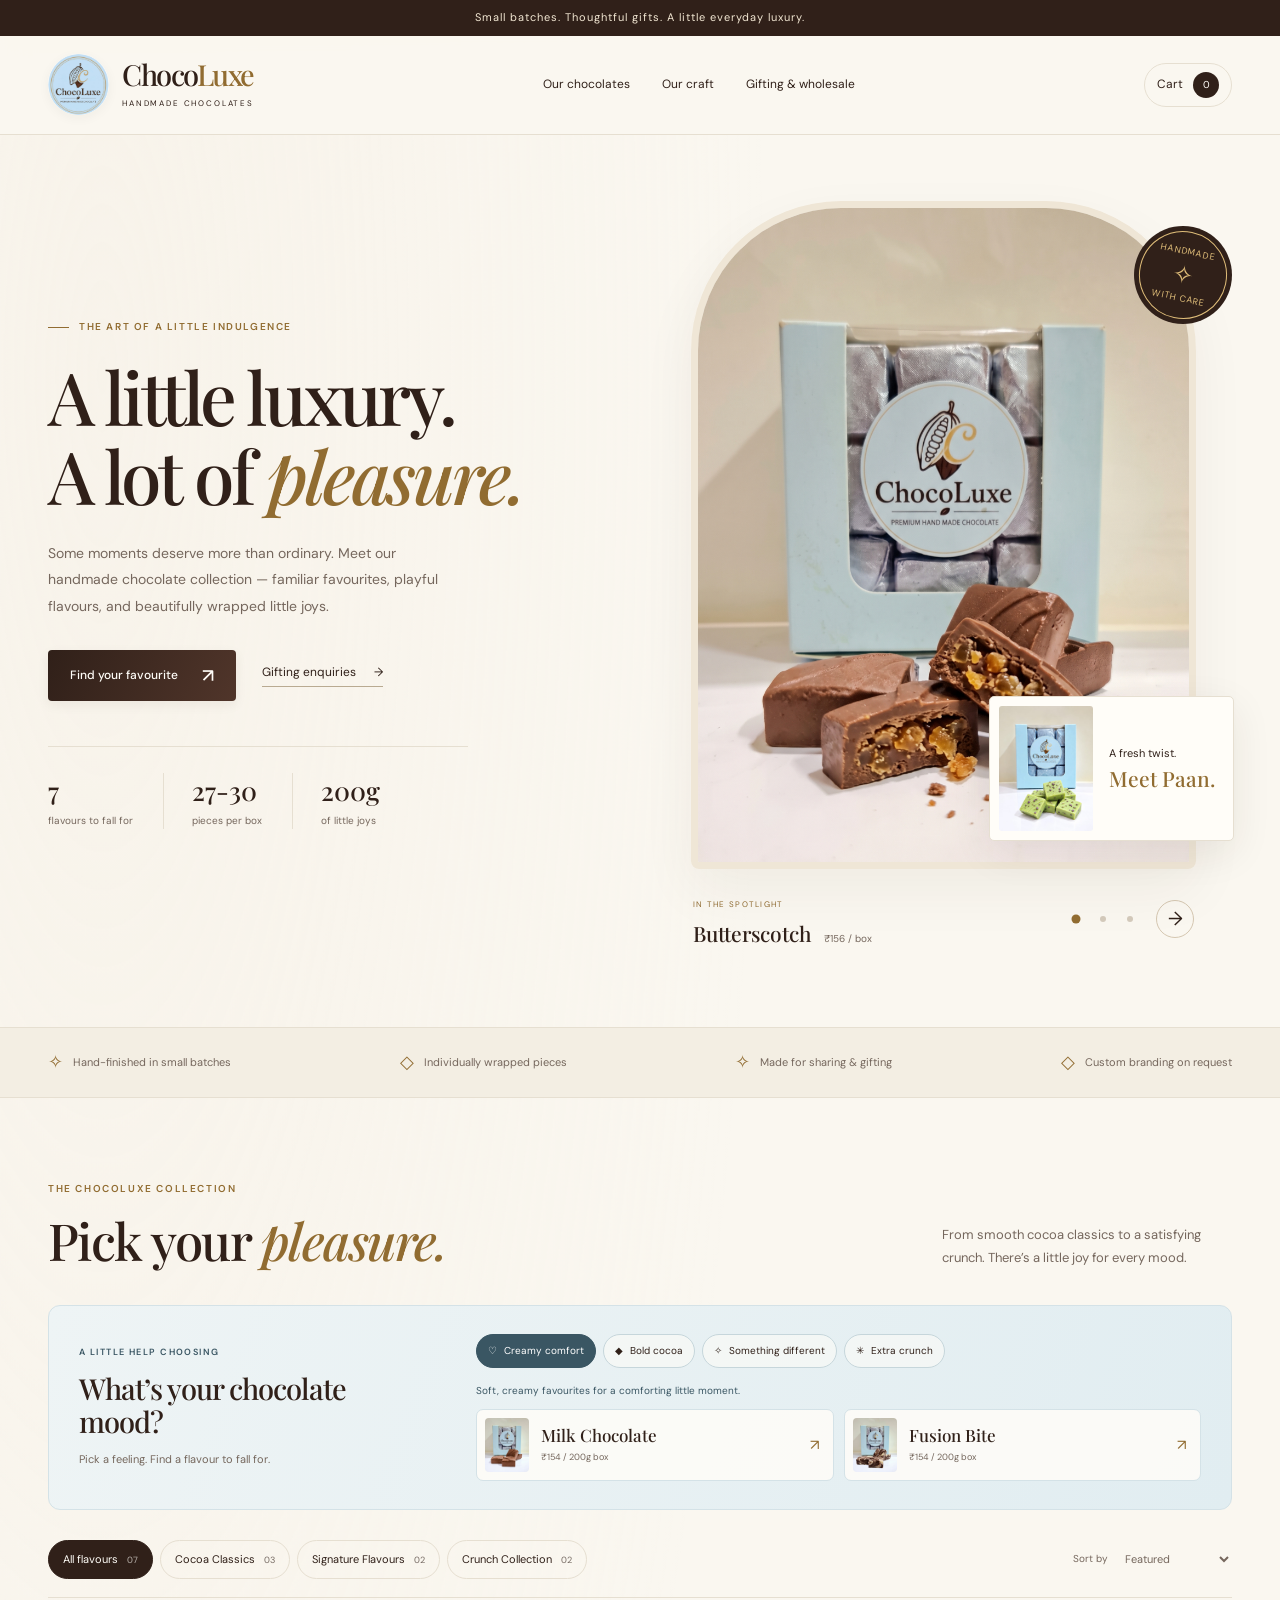
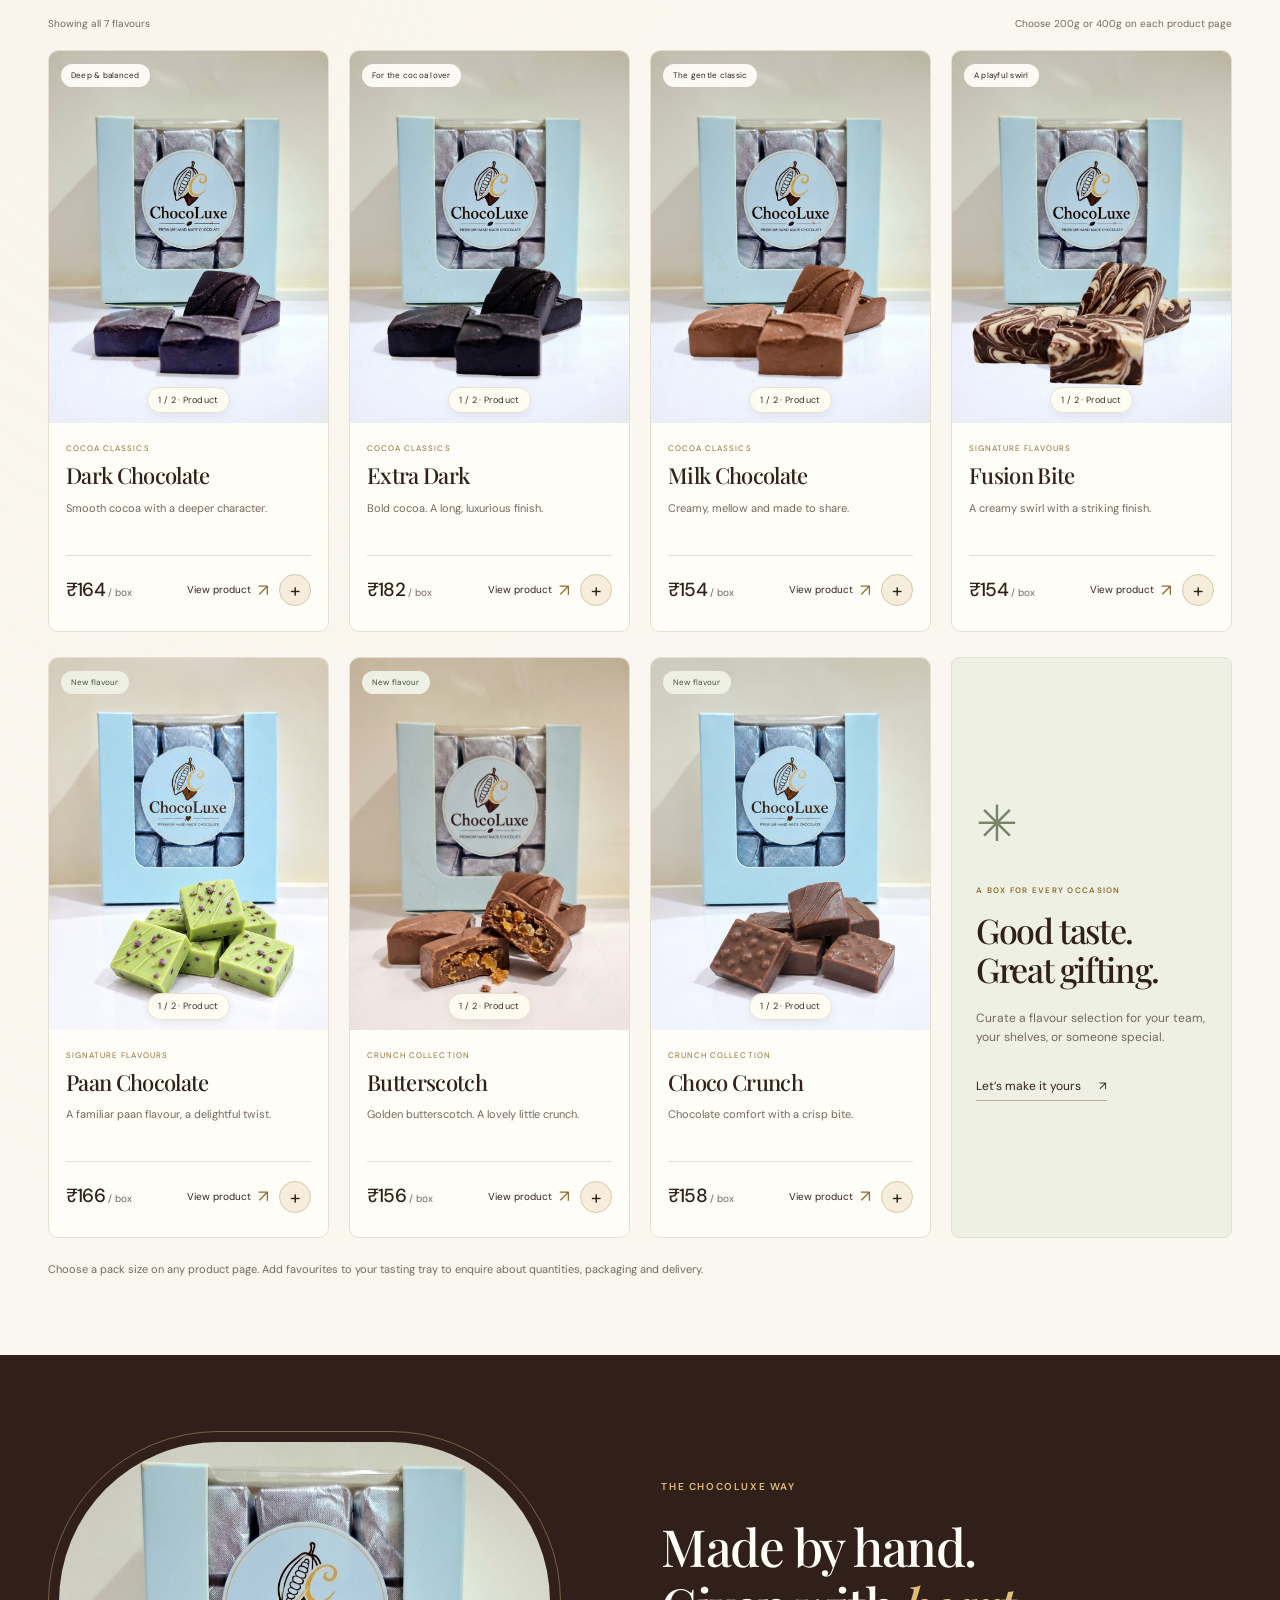
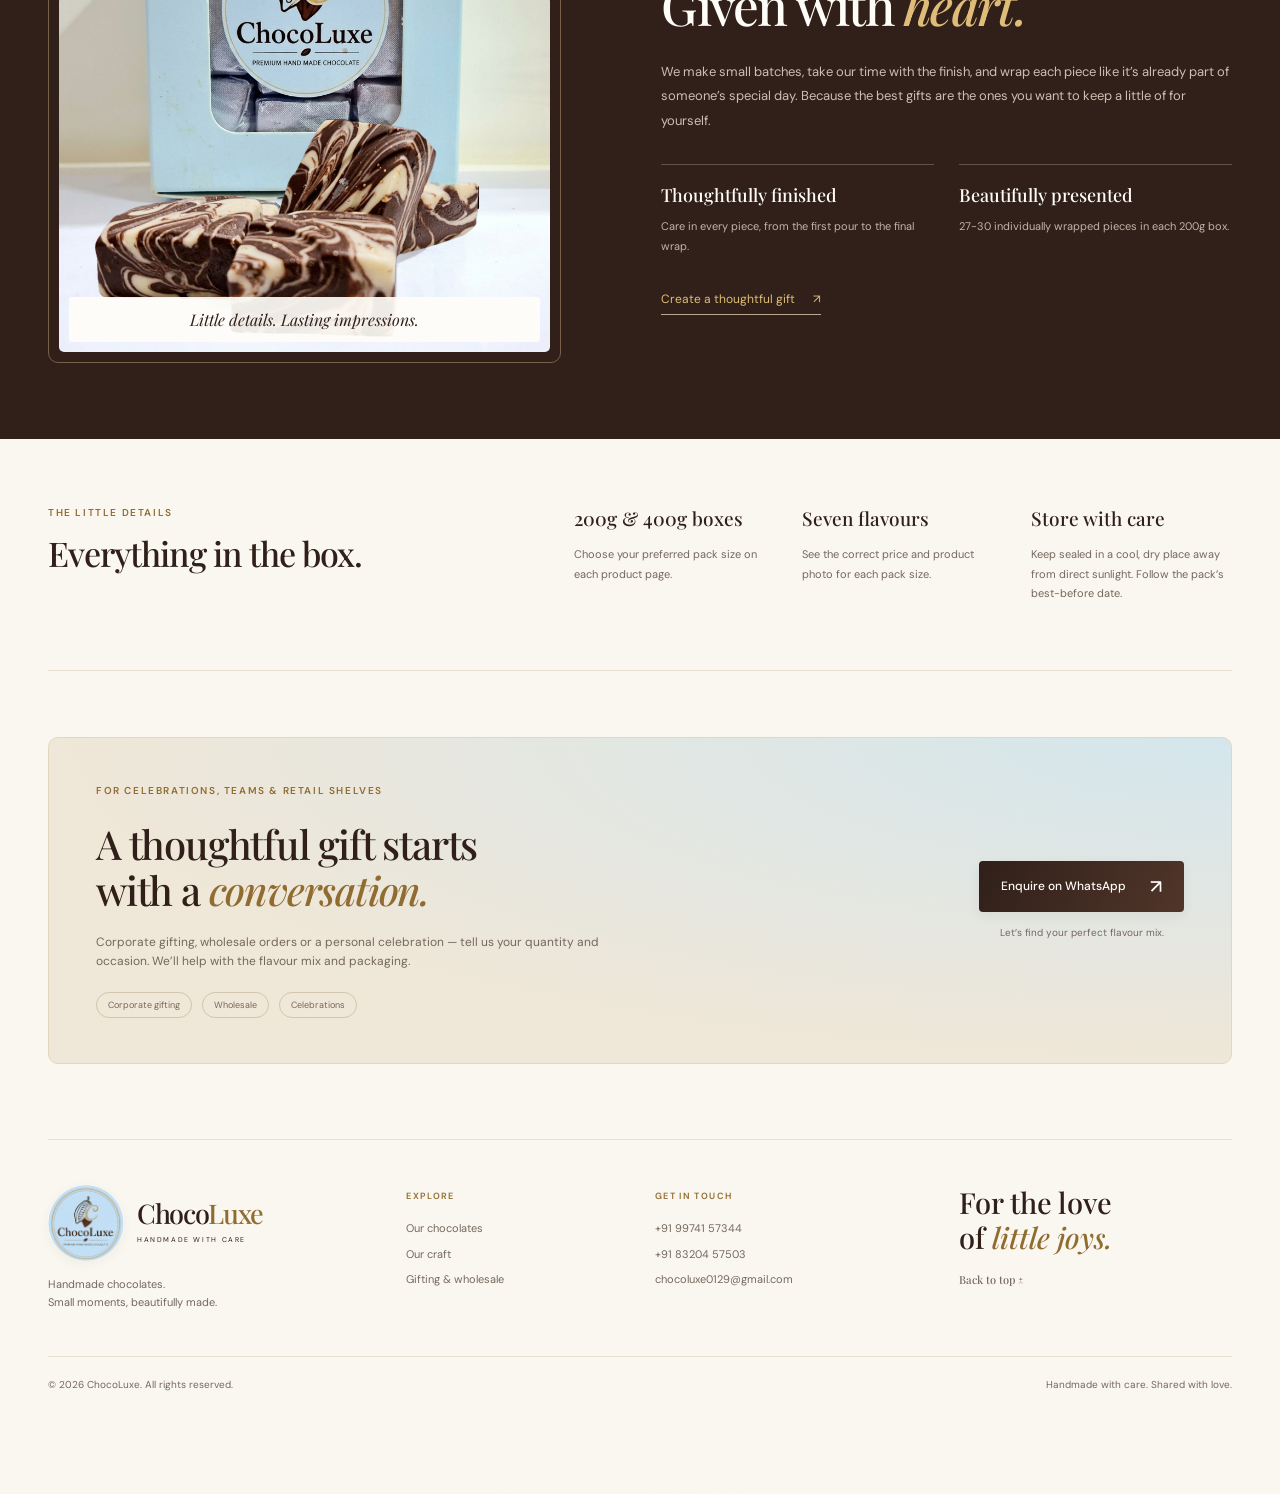
<file: index.html>
<!DOCTYPE html>
<html lang="en">
<head>
  <meta charset="UTF-8">
  <meta name="viewport" content="width=device-width, initial-scale=1">
  <meta name="theme-color" content="#27-302019">
  <link rel="icon" type="image/jpeg" href="IMG-20260826-WA0007.jpg">
  <meta name="description" content="Discover seven ChocoLuxe handmade chocolate flavours, from creamy milk and dark classics to Paan, Butterscotch and Choco Crunch. Explore wholesale boxes and gifting enquiries.">
  <title>ChocoLuxe | Seven flavours. A little everyday luxury.</title>
  <!-- Existing Google Ads account configuration. Enquiries are not recorded as purchases. -->
  <script async src="https://www.googletagmanager.com/gtag/js?id=AW-18479642680"></script>
  <script>
    window.dataLayer = window.dataLayer || [];
    function gtag(){dataLayer.push(arguments);}
    gtag('js', new Date());
    gtag('config', 'AW-18479642680');
  </script>
  <link rel="preconnect" href="https://fonts.googleapis.com">
  <link rel="preconnect" href="https://fonts.gstatic.com" crossorigin>
  <link href="https://fonts.googleapis.com/css2?family=DM+Sans:wght@400;500;600;700&family=Playfair+Display:ital,wght@0,500;0,600;1,500&display=swap" rel="stylesheet">
  <link rel="stylesheet" href="styles.css">
  <script src="app.js" defer></script>
</head>
<body>
  <a class="skip-link" href="#collection">Skip to the collection</a>
  <div class="announcement">Small batches. Thoughtful gifts. A little everyday luxury.</div>
  <header class="header" id="top">
    <div class="scroll-progress" aria-hidden="true"></div>
    <div class="shell header-inner">
      <a class="brand" href="#top" aria-label="ChocoLuxe home"><img class="brand-logo" src="IMG-20260826-WA0007.jpg" width="1254" height="1254" alt="" fetchpriority="high"><span>Choco<span class="brand-gold">Luxe</span><small>HANDMADE CHOCOLATES</small></span></a>
      <nav class="topnav" aria-label="Main navigation"><a href="#collection">Our chocolates</a><a href="#story">Our craft</a><a href="#order">Gifting &amp; wholesale</a></nav>
      <button class="header-tray" id="headerTray" type="button" aria-label="View your tasting tray">Cart <span id="headerCount">0</span></button>
    </div>
  </header>
  <main>
    <section class="hero shell" aria-labelledby="heroTitle">
      <div class="hero-content"><p class="eyebrow"><span></span> The art of a little indulgence</p><h1 id="heroTitle">A little luxury.<br>A lot of <em>pleasure.</em></h1><p class="hero-copy">Some moments deserve more than ordinary. Meet our handmade chocolate collection — familiar favourites, playful flavours, and beautifully wrapped little joys.</p><div class="hero-actions"><a class="button primary" href="#collection">Find your favourite <span aria-hidden="true">↗</span></a><a class="text-link" href="#order">Gifting enquiries <span aria-hidden="true">→</span></a></div><div class="hero-stats"><div><strong>7</strong><span>flavours to fall for</span></div><div><strong>27-30</strong><span>pieces per box</span></div><div><strong>200g</strong><span>of little joys</span></div></div></div>
      <div class="hero-visual"><div class="hero-photo"><button class="hero-photo-button" id="heroProduct" type="button" aria-label="Discover Butterscotch"><img id="heroImage" src="butterscoch.png" width="1792" height="2400" alt="ChocoLuxe butterscotch chocolate with golden crunchy pieces and its blue gift box" fetchpriority="high"></button></div><div class="hero-inset"><img src="pan.jpg" width="960" height="1280" alt="Green Paan chocolates with a ChocoLuxe gift box"><span>A fresh twist.<br><em>Meet Paan.</em></span></div><div class="seal" aria-label="Handmade, wrapped with care">Handmade<span>✧</span>with care</div>
      <div class="hero-showcase" hidden><div><span class="showcase-kicker">IN THE SPOTLIGHT</span><p><strong id="heroName">Butterscotch</strong><span id="heroPrice">₹156 / box</span></p></div><div class="showcase-controls"><div class="showcase-dots" role="group" aria-label="Choose spotlight flavour"><button type="button" data-slide="0" aria-label="Show Butterscotch" aria-pressed="true"></button><button type="button" data-slide="1" aria-label="Show Paan Chocolate" aria-pressed="false"></button><button type="button" data-slide="2" aria-label="Show Fusion Bite" aria-pressed="false"></button></div><button id="nextSpotlight" type="button" aria-label="Next spotlight flavour">→</button></div></div></div>
    </section>
    <div class="benefit-strip"><div class="shell benefits"><span><b aria-hidden="true">✧</b> Hand-finished in small batches</span><span><b aria-hidden="true">◇</b> Individually wrapped pieces</span><span><b aria-hidden="true">✧</b> Made for sharing &amp; gifting</span><span><b aria-hidden="true">◇</b> Custom branding on request</span></div></div>
    <section class="collection shell" id="collection" aria-labelledby="collectionTitle">
      <div class="section-head"><div><p class="eyebrow">The ChocoLuxe collection</p><h2 id="collectionTitle">Pick your <em>pleasure.</em></h2></div><p>From smooth cocoa classics to a satisfying crunch. There’s a little joy for every mood.</p></div>
      <div class="flavour-finder" id="flavourFinder" hidden>
        <div class="finder-intro"><p class="eyebrow">A little help choosing</p><h3>What’s your chocolate mood?</h3><p>Pick a feeling. Find a flavour to fall for.</p></div>
        <div class="finder-content"><div class="mood-options" role="group" aria-label="Choose your chocolate mood"><button type="button" data-mood="comfort" aria-pressed="true"><span aria-hidden="true">♡</span> Creamy comfort</button><button type="button" data-mood="bold" aria-pressed="false"><span aria-hidden="true">◆</span> Bold cocoa</button><button type="button" data-mood="adventure" aria-pressed="false"><span aria-hidden="true">✧</span> Something different</button><button type="button" data-mood="crunch" aria-pressed="false"><span aria-hidden="true">✳</span> Extra crunch</button></div><p class="finder-summary" id="finderSummary" role="status"></p><div class="finder-results" id="finderResults"></div></div>
      </div>
      <div class="collection-tools"><div class="filters" role="group" aria-label="Filter chocolates by collection"><button class="filter active" data-filter="all" aria-pressed="true" type="button">All flavours <span>07</span></button><button class="filter" data-filter="classic" aria-pressed="false" type="button">Cocoa Classics <span>03</span></button><button class="filter" data-filter="signature" aria-pressed="false" type="button">Signature Flavours <span>02</span></button><button class="filter" data-filter="crunch" aria-pressed="false" type="button">Crunch Collection <span>02</span></button></div><label class="sort-label">Sort by <select id="sortProducts"><option value="featured">Featured</option><option value="price-asc">Price: low to high</option><option value="price-desc">Price: high to low</option></select></label></div>
      <div class="collection-meta"><p id="resultCount" role="status">Showing all 7 flavours</p><p>Choose 200g or 400g on each product page</p></div>
      <div class="products" id="products">
        <article class="product" data-id="dark" data-type="classic" data-price="164" data-price-400="328"><div class="product-photo"><button class="photo-open" type="button" aria-label="Discover Dark Chocolate"><img src="dark.png" width="896" height="1195" alt="Dark chocolate pieces and ChocoLuxe gift box" loading="lazy"><span class="badge">Deep &amp; balanced</span></button><div class="product-gallery-controls" aria-label="Product image gallery"><span class="gallery-count" aria-live="polite">1 / 2 · Product</span></div></div><div class="product-body"><p class="product-category">Cocoa Classics</p><h3>Dark Chocolate</h3><p class="product-note">Smooth cocoa with a deeper character.</p><div class="product-foot"><div><strong class="price">₹164</strong><span class="unit"> / box</span></div><div class="product-actions"><button class="quick" type="button" aria-label="View product details: Dark Chocolate">View product <span aria-hidden="true">↗</span></button><button class="quick-add" type="button" aria-label="Add one Dark Chocolate box to tray"><span aria-hidden="true">+</span></button></div></div></div></article>
        <article class="product" data-id="extra-dark" data-type="classic" data-price="182" data-price-400="364"><div class="product-photo"><button class="photo-open" type="button" aria-label="Discover Extra Dark"><img src="extra dark.png" width="896" height="1194" alt="Extra dark chocolate pieces and ChocoLuxe gift box" loading="lazy"><span class="badge">For the cocoa lover</span></button><div class="product-gallery-controls" aria-label="Product image gallery"><span class="gallery-count" aria-live="polite">1 / 2 · Product</span></div></div><div class="product-body"><p class="product-category">Cocoa Classics</p><h3>Extra Dark</h3><p class="product-note">Bold cocoa. A long, luxurious finish.</p><div class="product-foot"><div><strong class="price">₹182</strong><span class="unit"> / box</span></div><div class="product-actions"><button class="quick" type="button" aria-label="View product details: Extra Dark Chocolate">View product <span aria-hidden="true">↗</span></button><button class="quick-add" type="button" aria-label="Add one Extra Dark box to tray"><span aria-hidden="true">+</span></button></div></div></div></article>
        <article class="product" data-id="milk" data-type="classic" data-price="154" data-price-400="308"><div class="product-photo"><button class="photo-open" type="button" aria-label="Discover Milk Chocolate"><img src="milk.png" width="896" height="1194" alt="Creamy milk chocolate pieces and ChocoLuxe gift box" loading="lazy"><span class="badge">The gentle classic</span></button><div class="product-gallery-controls" aria-label="Product image gallery"><span class="gallery-count" aria-live="polite">1 / 2 · Product</span></div></div><div class="product-body"><p class="product-category">Cocoa Classics</p><h3>Milk Chocolate</h3><p class="product-note">Creamy, mellow and made to share.</p><div class="product-foot"><div><strong class="price">₹154</strong><span class="unit"> / box</span></div><div class="product-actions"><button class="quick" type="button" aria-label="View product details: Milk Chocolate">View product <span aria-hidden="true">↗</span></button><button class="quick-add" type="button" aria-label="Add one Milk Chocolate box to tray"><span aria-hidden="true">+</span></button></div></div></div></article>
        <article class="product" data-id="fusion" data-type="signature" data-price="154" data-price-400="308"><div class="product-photo"><button class="photo-open" type="button" aria-label="Discover Fusion Bite"><img src="fusion bite.png" width="896" height="1194" alt="Marbled Fusion Bite chocolates and ChocoLuxe gift box" loading="lazy"><span class="badge">A playful swirl</span></button><div class="product-gallery-controls" aria-label="Product image gallery"><span class="gallery-count" aria-live="polite">1 / 2 · Product</span></div></div><div class="product-body"><p class="product-category">Signature Flavours</p><h3>Fusion Bite</h3><p class="product-note">A creamy swirl with a striking finish.</p><div class="product-foot"><div><strong class="price">₹154</strong><span class="unit"> / box</span></div><div class="product-actions"><button class="quick" type="button" aria-label="View product details: Fusion Bite">View product <span aria-hidden="true">↗</span></button><button class="quick-add" type="button" aria-label="Add one Fusion Bite box to tray"><span aria-hidden="true">+</span></button></div></div></div></article>
        <article class="product" data-id="paan" data-type="signature" data-price="166" data-price-400="332"><div class="product-photo"><button class="photo-open" type="button" aria-label="Discover Paan Chocolate"><img src="pan.jpg" width="960" height="1280" alt="Green Paan flavoured chocolates and ChocoLuxe gift box" loading="lazy"><span class="badge new">New flavour</span></button><div class="product-gallery-controls" aria-label="Product image gallery"><span class="gallery-count" aria-live="polite">1 / 2 · Product</span></div></div><div class="product-body"><p class="product-category">Signature Flavours</p><h3>Paan Chocolate</h3><p class="product-note">A familiar paan flavour, a delightful twist.</p><div class="product-foot"><div><strong class="price">₹166</strong><span class="unit"> / box</span></div><div class="product-actions"><button class="quick" type="button" aria-label="View product details: Paan Chocolate">View product <span aria-hidden="true">↗</span></button><button class="quick-add" type="button" aria-label="Add one Paan Chocolate box to tray"><span aria-hidden="true">+</span></button></div></div></div></article>
        <article class="product" data-id="butterscotch" data-type="crunch" data-price="156" data-price-400="312"><div class="product-photo"><button class="photo-open" type="button" aria-label="Discover Butterscotch"><img src="butterscoch.png" width="1792" height="2400" alt="Butterscotch chocolate with golden crunchy pieces and ChocoLuxe gift box" loading="lazy"><span class="badge new">New flavour</span></button><div class="product-gallery-controls" aria-label="Product image gallery"><span class="gallery-count" aria-live="polite">1 / 2 · Product</span></div></div><div class="product-body"><p class="product-category">Crunch Collection</p><h3>Butterscotch</h3><p class="product-note">Golden butterscotch. A lovely little crunch.</p><div class="product-foot"><div><strong class="price">₹156</strong><span class="unit"> / box</span></div><div class="product-actions"><button class="quick" type="button" aria-label="View product details: Butterscotch">View product <span aria-hidden="true">↗</span></button><button class="quick-add" type="button" aria-label="Add one Butterscotch box to tray"><span aria-hidden="true">+</span></button></div></div></div></article>
        <article class="product" data-id="choco-crunch" data-type="crunch" data-price="158" data-price-400="316"><div class="product-photo"><button class="photo-open" type="button" aria-label="Discover Choco Crunch"><img src="choco crunch.jpg" width="960" height="1280" alt="Choco Crunch chocolate pieces and ChocoLuxe gift box" loading="lazy"><span class="badge new">New flavour</span></button><div class="product-gallery-controls" aria-label="Product image gallery"><span class="gallery-count" aria-live="polite">1 / 2 · Product</span></div></div><div class="product-body"><p class="product-category">Crunch Collection</p><h3>Choco Crunch</h3><p class="product-note">Chocolate comfort with a crisp bite.</p><div class="product-foot"><div><strong class="price">₹158</strong><span class="unit"> / box</span></div><div class="product-actions"><button class="quick" type="button" aria-label="View product details: Choco Crunch">View product <span aria-hidden="true">↗</span></button><button class="quick-add" type="button" aria-label="Add one Choco Crunch box to tray"><span aria-hidden="true">+</span></button></div></div></div></article>
        <aside class="collection-card"><span class="decorative-star" aria-hidden="true">✳</span><p class="eyebrow">A box for every occasion</p><h3>Good taste.<br>Great gifting.</h3><p>Curate a flavour selection for your team, your shelves, or someone special.</p><a class="text-link" href="#order">Let’s make it yours <span aria-hidden="true">↗</span></a></aside>
      </div>
      <noscript><p class="pricing-note">To build a tasting tray, enable JavaScript. You can also <a href="https://wa.me/919974157344">enquire on WhatsApp</a> about any flavour.</p></noscript>
      <p class="pricing-note">Choose a pack size on any product page. Add favourites to your tasting tray to enquire about quantities, packaging and delivery.</p>
    </section>
    <section class="story" id="story" aria-labelledby="storyTitle"><div class="shell story-grid"><div class="story-image"><img src="fusion bite.png" width="896" height="1194" alt="Hand-finished marbled Fusion Bite chocolates" loading="lazy"><span>Little details. Lasting impressions.</span></div><div class="story-content"><p class="eyebrow">The ChocoLuxe way</p><h2 id="storyTitle">Made by hand.<br>Given with <em>heart.</em></h2><p>We make small batches, take our time with the finish, and wrap each piece like it’s already part of someone’s special day. Because the best gifts are the ones you want to keep a little of for yourself.</p><div class="story-points"><div><strong>Thoughtfully finished</strong><span>Care in every piece, from the first pour to the final wrap.</span></div><div><strong>Beautifully presented</strong><span>27-30 individually wrapped pieces in each 200g box.</span></div></div><a class="text-link" href="#order">Create a thoughtful gift <span aria-hidden="true">↗</span></a></div></div></section>
    <section class="details shell" aria-labelledby="detailsTitle"><div><p class="eyebrow">The little details</p><h2 id="detailsTitle">Everything in the box.</h2></div><div class="detail-list"><div><strong>200g &amp; 400g boxes</strong><p>Choose your preferred pack size on each product page.</p></div><div><strong>Seven flavours</strong><p>See the correct price and product photo for each pack size.</p></div><div><strong>Store with care</strong><p>Keep sealed in a cool, dry place away from direct sunlight. Follow the pack’s best-before date.</p></div></div></section>
    <section class="order shell" id="order" aria-labelledby="orderTitle"><div class="order-panel"><div><p class="eyebrow">For celebrations, teams &amp; retail shelves</p><h2 id="orderTitle">A thoughtful gift starts<br>with a <em>conversation.</em></h2><p>Corporate gifting, wholesale orders or a personal celebration — tell us your quantity and occasion. We’ll help with the flavour mix and packaging.</p><div class="occasion-tags"><span>Corporate gifting</span><span>Wholesale</span><span>Celebrations</span></div></div><div class="order-action"><a class="button primary" href="https://wa.me/919974157344?text=Hello%20ChocoLuxe%2C%20I%20would%20like%20to%20enquire%20about%20gifting%20or%20wholesale%20chocolates." target="_blank" rel="noopener">Enquire on WhatsApp <span aria-hidden="true">↗</span></a><span>Let’s find your perfect flavour mix.</span></div></div></section>
  </main>
  <footer class="shell"><div class="footer-main"><div><a class="brand footer-brand" href="#top" aria-label="ChocoLuxe home"><img class="brand-logo" src="IMG-20260826-WA0007.jpg" width="1254" height="1254" alt="" loading="lazy"><span>Choco<span class="brand-gold">Luxe</span><small>HANDMADE WITH CARE</small></span></a><p>Handmade chocolates.<br>Small moments, beautifully made.</p></div><div><h2>Explore</h2><a href="#collection">Our chocolates</a><a href="#story">Our craft</a><a href="#order">Gifting &amp; wholesale</a></div><div><h2>Get in touch</h2><a href="tel:+919974157344">+91 99741 57344</a><a href="tel:+918320457503">+91 83204 57503</a><a href="mailto:chocoluxe0129@gmail.com">chocoluxe0129@gmail.com</a></div><div class="footer-signoff">For the love<br>of <em>little joys.</em><a href="#top">Back to top ↑</a></div></div><div class="footer-bottom"><span>© 2026 ChocoLuxe. All rights reserved.</span><span>Handmade with care. Shared with love.</span></div></footer>
  <div class="tray" id="tray" hidden><div><span class="tray-label">YOUR SHOPPING CART</span><p id="traySummary" role="status"></p></div><button class="button primary" id="trayButton" type="button">View cart <span aria-hidden="true">→</span></button></div>
  <dialog id="productDialog" class="product-dialog" aria-labelledby="modalTitle"><button class="close" type="button" data-close aria-label="Close product details">×</button><div class="modal-layout"><img id="modalImage" alt=""><div class="modal-content"><p id="modalCategory" class="eyebrow"></p><h2 id="modalTitle"></h2><p id="modalCopy"></p><p class="modal-price"><strong id="modalPrice"></strong><span> / 200g box · wholesale</span></p><p class="modal-pack">27-30 individually wrapped pieces</p><div class="qty"><span>Boxes</span><button id="minus" type="button" aria-label="Decrease boxes">−</button><output id="qtyValue" aria-live="polite">1</output><button id="plus" type="button" aria-label="Increase boxes">+</button></div><button class="button primary" id="addButton" type="button">Add to cart <span aria-hidden="true">+</span></button><p class="modal-hint">Build your selection, then enquire on WhatsApp.</p></div></div></dialog>
  <dialog id="trayDialog" class="tray-dialog" aria-labelledby="trayTitle"><button class="close" type="button" data-close aria-label="Close tasting tray">×</button><p class="eyebrow">A little joy, picked by you</p><h2 id="trayTitle">Your shopping cart.</h2><div id="trayItems"></div><div class="tray-subtotal"><span>Product subtotal</span><strong id="traySubtotal">₹0</strong></div><p class="modal-hint">Wholesale product prices. Delivery and packaging requirements will be confirmed with your enquiry.</p><a class="button primary" id="whatsappOrder" href="https://wa.me/919974157344" target="_blank" rel="noopener">Checkout via WhatsApp <span aria-hidden="true">↗</span></a><button class="continue-shopping" type="button" data-close>Continue exploring</button></dialog>
  <div class="toast" id="trayToast" hidden><span id="toastMessage" role="status"></span><button id="toastReview" type="button">View tray →</button></div>
  <div class="sr-only" id="announcement" role="status" aria-live="polite"></div>
</body>
</html>
</file>
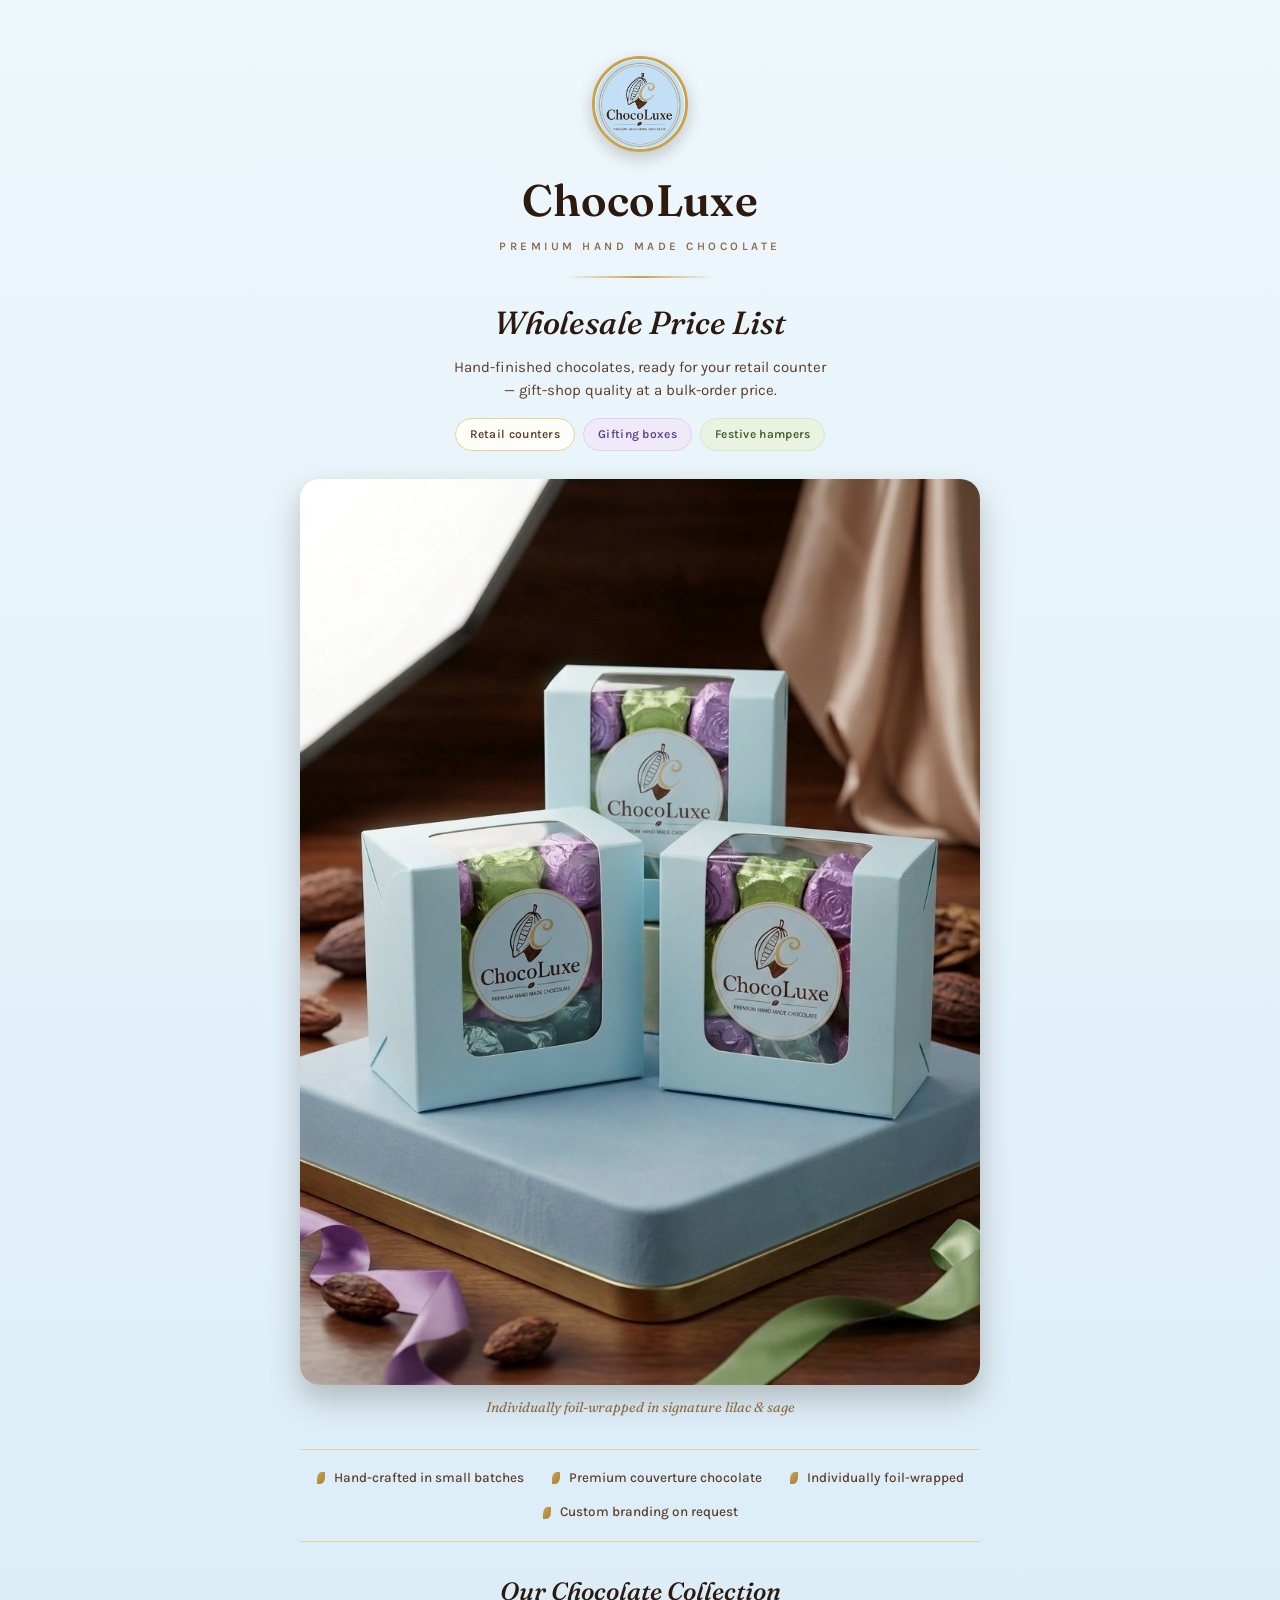
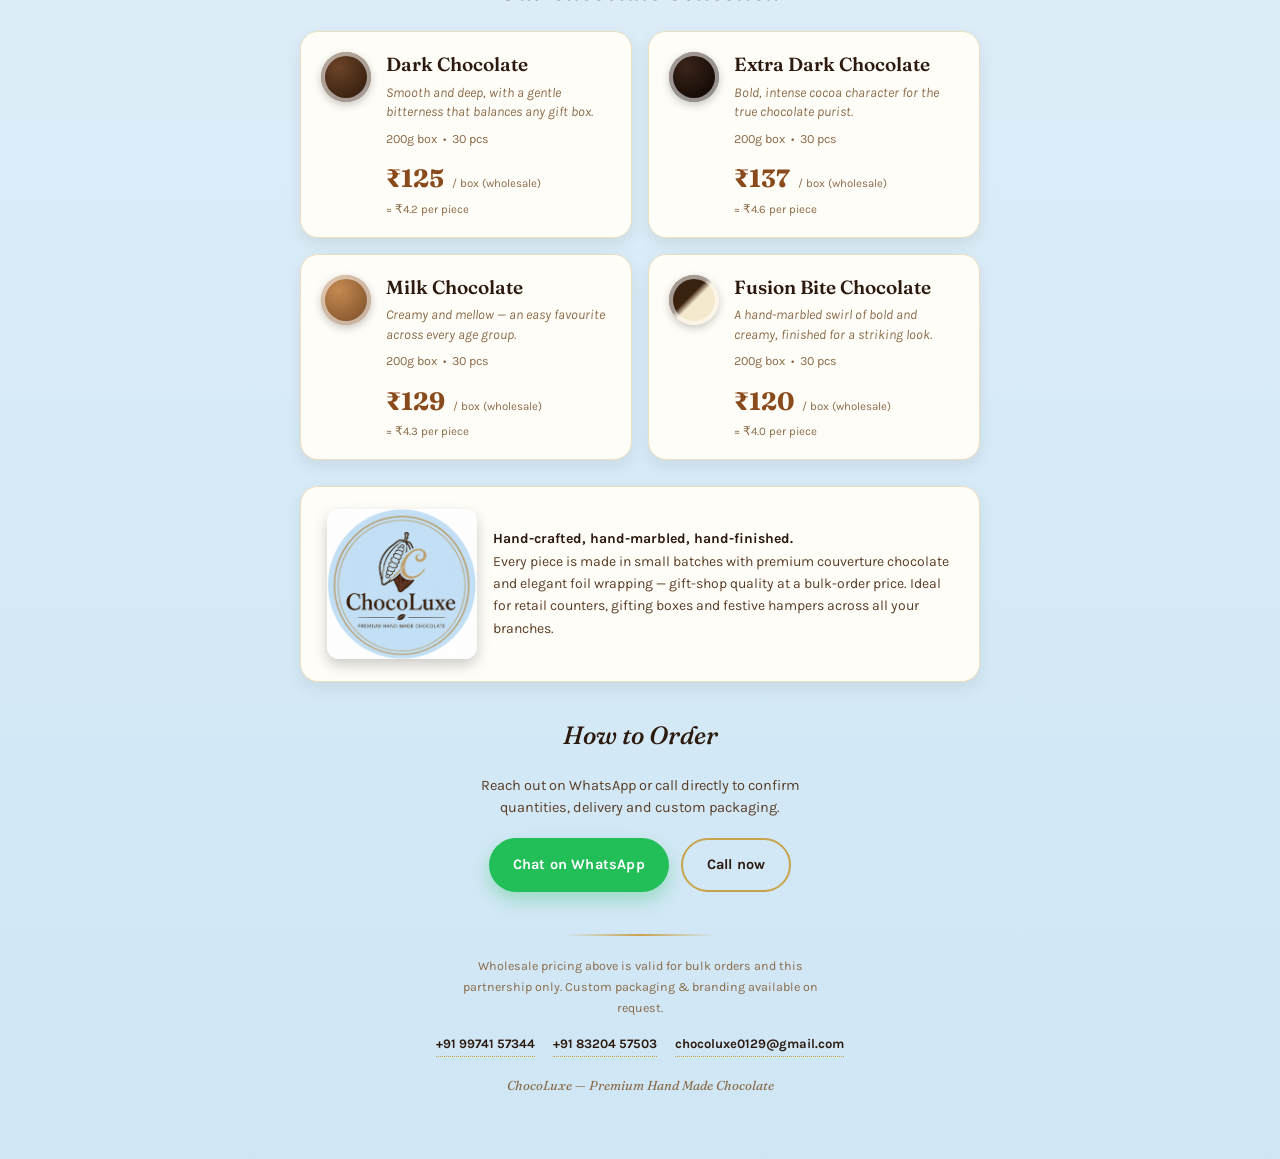
<file: final chocoluxe catelogue.html>
<!DOCTYPE html>
<html lang="en">
<head>
<meta charset="UTF-8">
<meta name="viewport" content="width=device-width, initial-scale=1">
<title>ChocoLuxe — Wholesale Price List</title>
<link rel="preconnect" href="https://fonts.googleapis.com">
<link rel="preconnect" href="https://fonts.gstatic.com" crossorigin>
<link href="https://fonts.googleapis.com/css2?family=Fraunces:ital,opsz,wght@0,9..144,400;0,9..144,500;0,9..144,600;0,9..144,700;1,9..144,500;1,9..144,600&family=Karla:wght@400;500;600;700&display=swap" rel="stylesheet">
<style>
  :root{
    --bg-top:#eef7fc; --bg-bottom:#cfe6f5;
    --cream:#fffdf8; --cream-2:#fbf5e8;
    --ink:#2c1a0f; --ink-soft:#5a3d26; --ink-mute:#8a6b48;
    --gold:#c9a24c; --gold-line:#e6d29c; --card-border:#ecdfbf;
    --copper:#8a4b1c;
    --whatsapp:#22bf58;
    --lilac:#9a7fc4; --lilac-soft:#efe9f8;
    --sage:#7fa15f; --sage-soft:#eaf3e2;
    --maxw:760px;
  }
  *{margin:0;padding:0;box-sizing:border-box;}
  html{-webkit-text-size-adjust:100%;}
  body{
    font-family:'Karla',Arial,sans-serif;
    background:linear-gradient(180deg,var(--bg-top) 0%,var(--bg-bottom) 100%);
    color:var(--ink-soft);
    line-height:1.55;
    font-size:16px;
  }
  a{color:inherit;}
  img{max-width:100%;display:block;}
  .wrap{max-width:var(--maxw);margin:0 auto;padding:36px 20px 48px;}

  /* ---------- header ---------- */
  header{text-align:center;}
  .logo{
    width:96px;height:96px;border-radius:50%;object-fit:cover;
    border:3px solid var(--gold);
    box-shadow:0 6px 16px rgba(44,26,15,0.22);
    margin:0 auto;
  }
  .brandname{
    font-family:'Fraunces',serif;
    font-weight:600;
    font-size:clamp(32px,8vw,44px);
    color:var(--ink);
    margin-top:14px;
    letter-spacing:0.3px;
  }
  .tagline{
    font-size:11.5px;
    letter-spacing:3.5px;
    color:var(--ink-mute);
    margin-top:4px;
    text-transform:uppercase;
    font-weight:600;
  }
  .rule{
    width:150px;height:2px;margin:20px auto;
    background:linear-gradient(90deg,transparent,var(--gold),transparent);
  }
  .title-block{text-align:center;margin-bottom:26px;}
  .title-block h1{
    font-family:'Fraunces',serif;
    font-style:italic;
    font-weight:500;
    font-size:clamp(24px,6vw,32px);
    color:var(--ink);
  }
  .title-block p{
    font-size:15px;
    color:var(--ink-soft);
    margin-top:8px;
    max-width:42ch;
    margin-left:auto;margin-right:auto;
  }
  .tags{display:flex;flex-wrap:wrap;justify-content:center;gap:8px;margin-top:16px;}
  .tag{
    font-size:12px;font-weight:600;letter-spacing:0.3px;
    padding:6px 14px;border-radius:999px;border:1px solid var(--gold-line);
    background:var(--cream);color:var(--ink-soft);
  }
  .tag.lilac{background:var(--lilac-soft);border-color:#ded0f0;color:#5b3f8a;}
  .tag.sage{background:var(--sage-soft);border-color:#d6e6c9;color:#3f5c2c;}

  /* ---------- hero ---------- */
  figure.hero{margin:28px 0 8px;text-align:center;}
  figure.hero img{
    border-radius:20px;
    box-shadow:0 14px 30px rgba(44,26,15,0.25);
    width:100%;
  }
  figure.hero figcaption{
    font-family:'Fraunces',serif;font-style:italic;
    font-size:14px;color:var(--ink-mute);
    margin-top:12px;
  }

  /* ---------- value strip ---------- */
  .value-strip{
    display:flex;flex-wrap:wrap;justify-content:center;
    gap:14px 28px;
    margin:30px 0;
    padding:18px 6px;
    border-top:1px solid var(--gold-line);
    border-bottom:1px solid var(--gold-line);
  }
  .value-item{display:flex;align-items:center;gap:9px;font-size:13.5px;color:var(--ink-soft);font-weight:500;}
  .bean{
    width:8px;height:12px;border-radius:60% 0 60% 0;
    background:linear-gradient(135deg,var(--gold),#a9803a);
    flex-shrink:0;
  }

  /* ---------- sections ---------- */
  .section-title{
    font-family:'Fraunces',serif;font-style:italic;font-weight:500;
    font-size:clamp(21px,5vw,25px);
    color:var(--ink);
    text-align:center;
    margin-bottom:20px;
  }

  /* ---------- product cards ---------- */
  .products{display:grid;grid-template-columns:1fr;gap:16px;margin-bottom:26px;}
  .product-card{
    background:var(--cream);
    border:1px solid var(--card-border);
    border-radius:18px;
    padding:18px 20px;
    display:flex;gap:15px;align-items:flex-start;
    box-shadow:0 6px 16px rgba(44,26,15,0.08);
  }
  .swatch{
    width:50px;height:50px;border-radius:50%;flex-shrink:0;margin-top:2px;
    box-shadow:inset 0 0 0 4px rgba(255,255,255,0.55),0 3px 8px rgba(0,0,0,0.22);
  }
  .sw-dark{background:radial-gradient(circle at 35% 30%,#6b4327,#3a2211 70%);}
  .sw-extradark{background:radial-gradient(circle at 35% 30%,#3a241a,#150b06 70%);}
  .sw-milk{background:radial-gradient(circle at 35% 30%,#c68a52,#8a5a30 70%);}
  .sw-dw{background:linear-gradient(135deg,#3a2211 0%,#3a2211 42%,#f5e9cd 52%,#f5e9cd 100%);}
  .product-info{flex:1;min-width:0;}
  .product-info h3{
    font-family:'Fraunces',serif;font-weight:600;
    font-size:19px;color:var(--ink);margin-bottom:3px;
  }
  .note{font-style:italic;font-size:13.5px;color:var(--ink-mute);margin-bottom:8px;line-height:1.45;}
  .meta{font-size:12.5px;color:var(--ink-mute);margin-bottom:10px;}
  .price-row{display:flex;align-items:baseline;gap:8px;flex-wrap:wrap;}
  .price{font-family:'Fraunces',serif;font-weight:700;font-size:25px;color:var(--copper);}
  .price-unit{font-size:11.5px;color:var(--ink-mute);}
  .perpiece{font-size:11.5px;color:var(--ink-mute);margin-top:3px;}

  /* ---------- craft strip ---------- */
  .craft{
    display:flex;flex-direction:column;gap:16px;
    background:var(--cream);border:1px solid var(--card-border);
    border-radius:18px;padding:18px;
    box-shadow:0 6px 16px rgba(44,26,15,0.08);
    margin-bottom:28px;
  }
  .craft img{
    width:100%;max-width:260px;margin:0 auto;
    border-radius:12px;box-shadow:0 6px 14px rgba(0,0,0,0.2);
  }
  .craft-text{font-size:14px;color:var(--ink-soft);line-height:1.6;}
  .craft-text strong{color:var(--ink);}

  /* ---------- order section ---------- */
  .order{text-align:center;margin:34px 0 8px;}
  .order p{font-size:14.5px;color:var(--ink-soft);max-width:40ch;margin:8px auto 0;}
  .btn-row{display:flex;flex-wrap:wrap;justify-content:center;gap:12px;margin-top:18px;}
  .btn{
    display:inline-flex;align-items:center;justify-content:center;gap:8px;
    padding:14px 24px;border-radius:999px;
    font-size:14.5px;font-weight:700;letter-spacing:0.2px;
    text-decoration:none;min-height:46px;
    transition:transform .15s ease;
  }
  .btn:active{transform:scale(0.97);}
  .btn-whatsapp{background:var(--whatsapp);color:#fff;box-shadow:0 8px 18px rgba(34,191,88,0.32);}
  .btn-call{background:transparent;border:2px solid var(--gold);color:var(--ink);}
  .btn:focus-visible{outline:3px solid var(--copper);outline-offset:2px;}

  /* ---------- footer ---------- */
  footer{text-align:center;margin-top:42px;}
  .footer-note{font-size:12.5px;color:var(--ink-mute);line-height:1.65;margin:16px auto;max-width:52ch;}
  .contact-row{display:flex;flex-wrap:wrap;justify-content:center;gap:8px 18px;margin-top:4px;}
  .contact-chip{
    font-size:13px;font-weight:700;color:var(--ink);
    text-decoration:none;border-bottom:1px dotted var(--gold);
    padding-bottom:2px;
  }
  .contact-chip:hover{color:var(--copper);}
  .brandfoot{font-family:'Fraunces',serif;font-style:italic;font-size:13px;color:var(--ink-mute);margin-top:18px;}

  /* ---------- desktop ---------- */
  @media (min-width:640px){
    .wrap{padding:56px 40px 64px;}
    .products{grid-template-columns:1fr 1fr;}
    .craft{flex-direction:row;align-items:center;padding:22px 26px;}
    .craft img{max-width:150px;flex-shrink:0;}
  }
</style>
</head>
<body>
<!-- Customizing for a specific retailer? Add their name/city in the line below. -->
<div class="wrap">

  <header>
    <img class="logo" src="IMG-20260826-WA0007.jpg" alt="ChocoLuxe logo">
    <div class="brandname">ChocoLuxe</div>
    <div class="tagline">Premium Hand Made Chocolate</div>
  </header>

  <div class="rule"></div>

  <div class="title-block">
    <h1>Wholesale Price List</h1>
    <p>Hand-finished chocolates, ready for your retail counter — gift-shop quality at a bulk-order price.</p>
    <div class="tags">
      <span class="tag">Retail counters</span>
      <span class="tag lilac">Gifting boxes</span>
      <span class="tag sage">Festive hampers</span>
    </div>
  </div>

  <figure class="hero">
    <img src="1787752610736.png" alt="Boxed ChocoLuxe chocolates, foil-wrapped in lilac and sage">
    <figcaption>Individually foil-wrapped in signature lilac &amp; sage</figcaption>
  </figure>

  <div class="value-strip">
    <div class="value-item"><span class="bean"></span>Hand-crafted in small batches</div>
    <div class="value-item"><span class="bean"></span>Premium couverture chocolate</div>
    <div class="value-item"><span class="bean"></span>Individually foil-wrapped</div>
    <div class="value-item"><span class="bean"></span>Custom branding on request</div>
  </div>

  <div class="section-title">Our Chocolate Collection</div>

  <div class="products">

    <div class="product-card">
      <div class="swatch sw-dark"></div>
      <div class="product-info">
        <h3>Dark Chocolate</h3>
        <div class="note">Smooth and deep, with a gentle bitterness that balances any gift box.</div>
        <div class="meta">200g box &nbsp;&bull;&nbsp; 30 pcs</div>
        <div class="price-row"><span class="price">&#8377;125</span><span class="price-unit">/ box (wholesale)</span></div>
        <div class="perpiece">&asymp; &#8377;4.2 per piece</div>
      </div>
    </div>

    <div class="product-card">
      <div class="swatch sw-extradark"></div>
      <div class="product-info">
        <h3>Extra Dark Chocolate</h3>
        <div class="note">Bold, intense cocoa character for the true chocolate purist.</div>
        <div class="meta">200g box &nbsp;&bull;&nbsp; 30 pcs</div>
        <div class="price-row"><span class="price">&#8377;137</span><span class="price-unit">/ box (wholesale)</span></div>
        <div class="perpiece">&asymp; &#8377;4.6 per piece</div>
      </div>
    </div>

    <div class="product-card">
      <div class="swatch sw-milk"></div>
      <div class="product-info">
        <h3>Milk Chocolate</h3>
        <div class="note">Creamy and mellow — an easy favourite across every age group.</div>
        <div class="meta">200g box &nbsp;&bull;&nbsp; 30 pcs</div>
        <div class="price-row"><span class="price">&#8377;129</span><span class="price-unit">/ box (wholesale)</span></div>
        <div class="perpiece">&asymp; &#8377;4.3 per piece</div>
      </div>
    </div>

    <div class="product-card">
      <div class="swatch sw-dw"></div>
      <div class="product-info">
        <h3>Fusion Bite Chocolate</h3>
        <div class="note">A hand-marbled swirl of bold and creamy, finished for a striking look.</div>
        <div class="meta">200g box &nbsp;&bull;&nbsp; 30 pcs</div>
        <div class="price-row"><span class="price">&#8377;120</span><span class="price-unit">/ box (wholesale)</span></div>
        <div class="perpiece">&asymp; &#8377;4.0 per piece</div>
      </div>
    </div>

  </div>

  <div class="craft">
    <img src="IMG-20260826-WA0007.jpg" alt="Close-up of foil-wrapped ChocoLuxe chocolates in a branded box">
    <div class="craft-text">
      <strong>Hand-crafted, hand-marbled, hand-finished.</strong><br>
      Every piece is made in small batches with premium couverture chocolate and elegant foil wrapping —
      gift-shop quality at a bulk-order price. Ideal for retail counters, gifting boxes and festive hampers
      across all your branches.
    </div>
  </div>

  <div class="order">
    <div class="section-title">How to Order</div>
    <p>Reach out on WhatsApp or call directly to confirm quantities, delivery and custom packaging.</p>
    <div class="btn-row">
      <a class="btn btn-whatsapp" href="https://wa.me/919974157344" target="_blank" rel="noopener">Chat on WhatsApp</a>
      <a class="btn btn-call" href="tel:+919974157344">Call now</a>
    </div>
  </div>

  <footer>
    <div class="rule"></div>
    <div class="footer-note">
      Wholesale pricing above is valid for bulk orders and this partnership only. Custom packaging &amp; branding available on request.
    </div>
    <div class="contact-row">
      <a class="contact-chip" href="https://wa.me/919974157344" target="_blank" rel="noopener">+91 99741 57344</a>
      <a class="contact-chip" href="https://wa.me/918320457503" target="_blank" rel="noopener">+91 83204 57503</a>
      <a class="contact-chip" href="mailto:chocoluxe0129@gmail.com">chocoluxe0129@gmail.com</a>
    </div>
    <!-- Optional: add FSSAI License No. / GSTIN / Instagram handle here if you'd like them on the catalogue -->
    <div class="brandfoot">ChocoLuxe — Premium Hand Made Chocolate</div>
  </footer>

</div>
</body>
</html>
</file>
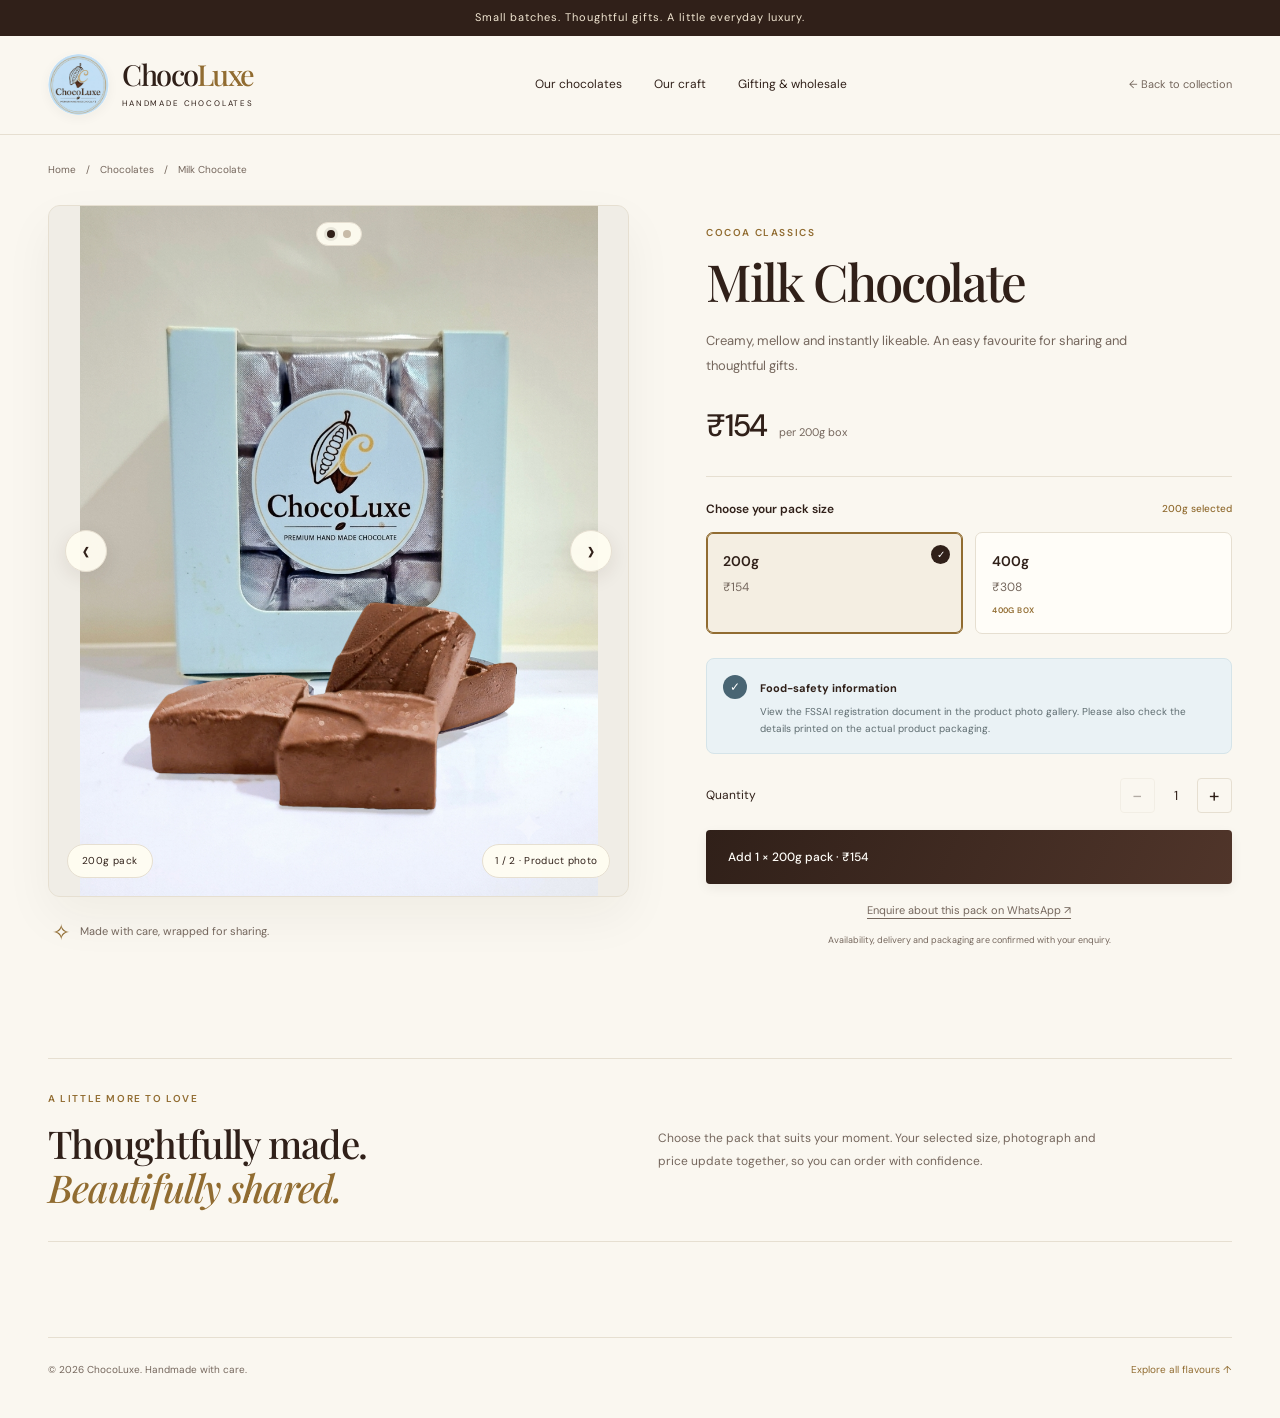
<file: product.html>
<!doctype html>
<html lang="en"><head>
<meta charset="utf-8"><meta name="viewport" content="width=device-width, initial-scale=1">
<meta name="theme-color" content="#302019"><title>Chocolate details | ChocoLuxe</title>
<link rel="icon" type="image/jpeg" href="IMG-20260826-WA0007.jpg">
<link rel="preconnect" href="https://fonts.googleapis.com"><link rel="preconnect" href="https://fonts.gstatic.com" crossorigin>
<link href="https://fonts.googleapis.com/css2?family=DM+Sans:wght@400;500;600;700&family=Playfair+Display:ital,wght@0,500;0,600;1,500&display=swap" rel="stylesheet">
<link rel="stylesheet" href="styles.css"><link rel="stylesheet" href="product-page.css"><script src="product-page.js" defer></script>
</head><body class="detail-page">
<div class="announcement">Small batches. Thoughtful gifts. A little everyday luxury.</div>
<header class="header"><div class="shell header-inner"><a class="brand" href="index.html#top" aria-label="ChocoLuxe home"><img class="brand-logo" src="IMG-20260826-WA0007.jpg" width="1254" height="1254" alt=""><span>Choco<span class="brand-gold">Luxe</span><small>HANDMADE CHOCOLATES</small></span></a><nav class="topnav" aria-label="Main navigation"><a href="index.html#collection">Our chocolates</a><a href="index.html#story">Our craft</a><a href="index.html#order">Gifting &amp; wholesale</a></nav><a class="detail-back" href="index.html#collection">← Back to collection</a></div></header>
<main class="shell detail-main"><nav class="breadcrumbs" aria-label="Breadcrumb"><a href="index.html">Home</a><span>/</span><a href="index.html#collection">Chocolates</a><span>/</span><span id="crumbName">Chocolate</span></nav>
<div class="detail-grid"><section class="detail-gallery" aria-label="Product photographs"><div class="main-photo" id="productGallery" aria-label="Swipe between product and FSSAI images"><img id="productImage" src="milk.png" alt="ChocoLuxe chocolate product" fetchpriority="high"><button class="detail-gallery-arrow detail-gallery-prev" id="galleryPrev" type="button" aria-label="Previous image">‹</button><button class="detail-gallery-arrow detail-gallery-next" id="galleryNext" type="button" aria-label="Next image">›</button><div class="detail-gallery-footer"><span class="photo-label" id="photoLabel">200g pack</span><span class="detail-gallery-count" id="galleryCount" aria-live="polite">1 / 2 · Product</span></div><div class="detail-gallery-dots" role="group" aria-label="Choose product image"><button type="button" id="galleryProductDot" class="is-active" aria-label="Show product photograph" aria-pressed="true"></button><button type="button" id="galleryFssaiDot" aria-label="Show FSSAI registration" aria-pressed="false"></button></div></div><div class="gallery-note"><span class="mini-spark">✧</span><span>Made with care, wrapped for sharing.</span></div></section>
<section class="detail-info"><p class="eyebrow" id="productCategory">THE CHOCOLUXE COLLECTION</p><h1 id="productName">Chocolate</h1><p class="detail-description" id="productDescription">A little indulgence for your day.</p>
<div class="detail-price-line"><strong id="productPrice">₹130</strong><span id="priceUnit">per 200g box</span></div>
<div class="weight-section"><div class="weight-heading"><span>Choose your pack size</span><span id="selectedWeightText">200g selected</span></div><div class="weight-options" role="group" aria-label="Pack size"><button class="weight-option is-selected" id="weight200" type="button" aria-pressed="true"><span>200g</span><small id="price200">₹130</small></button><button class="weight-option" id="weight400" type="button" aria-pressed="false"><span>400g</span><small id="price400">₹328</small><b>400g box</b></button></div></div>
<div class="trust-details"><div class="trust-icon" aria-hidden="true">✓</div><div><strong>Food-safety information</strong><p>View the FSSAI registration document in the product photo gallery. Please also check the details printed on the actual product packaging.</p></div></div>
<div class="detail-quantity"><span>Quantity</span><div class="qty"><button id="minusQty" type="button" aria-label="Decrease quantity">−</button><output id="quantity" aria-live="polite">1</output><button id="plusQty" type="button" aria-label="Increase quantity">+</button></div></div>
<button class="button primary detail-add" id="addToTray" type="button">Add to cart <span aria-hidden="true">+</span></button><a class="detail-whatsapp" id="whatsappSingle" href="https://wa.me/919974157344" target="_blank" rel="noopener">Enquire about this pack on WhatsApp ↗</a><p class="detail-footnote">Availability, delivery and packaging are confirmed with your enquiry.</p></section></div>
<section class="detail-bottom"><div><p class="eyebrow">A little more to love</p><h2>Thoughtfully made.<br><em>Beautifully shared.</em></h2></div><p>Choose the pack that suits your moment. Your selected size, photograph and price update together, so you can order with confidence.</p></section></main>
<footer class="shell detail-footer"><span>© 2026 ChocoLuxe. Handmade with care.</span><a href="index.html#collection">Explore all flavours ↑</a></footer><div class="detail-toast" id="detailToast" role="status" aria-live="polite" hidden></div>
</body></html>
</file>
<file: styles.css>
:root{--ink:#302019;--muted:#75675d;--paper:#faf7f0;--cream:#fffdf8;--line:#e6dfd1;--gold:#916c31;--light-gold:#dfbd79;--sage:#edf0e3;--serif:'Playfair Display',Georgia,serif;--sans:'DM Sans',Arial,sans-serif}
*{box-sizing:border-box}body{margin:0;background:var(--paper);color:var(--ink);font-family:var(--sans);font-size:15px;line-height:1.6}html{scroll-behavior:smooth;scroll-padding-top:100px}body:has(dialog[open]){overflow:hidden}h1,h2,h3,p{margin:0}a{color:inherit;text-decoration:none}button,select{font:inherit;color:inherit}button,a,select{-webkit-tap-highlight-color:transparent}button{cursor:pointer}img{display:block;max-width:100%;height:auto}button{border:0}button:focus-visible,a:focus-visible,select:focus-visible{outline:3px solid var(--gold);outline-offset:5px}em{font-weight:500;color:var(--gold)}[hidden]{display:none!important}.shell{width:min(1280px,100% - 96px);margin-inline:auto}.sr-only{position:absolute;width:1px;height:1px;padding:0;overflow:hidden;clip:rect(0,0,0,0);white-space:nowrap}.skip-link{position:fixed;top:10px;left:10px;z-index:40;padding:10px 18px;background:var(--ink);color:white;transform:translateY(-180%)}.skip-link:focus{transform:none}.announcement{background:var(--ink);color:#f2e7d3;text-align:center;padding:9px 20px;font-size:11px;letter-spacing:.09em}.header{border-bottom:1px solid var(--line);background:var(--paper)}.header-inner{height:98px;display:flex;align-items:center;justify-content:space-between;gap:25px}.brand{display:flex;align-items:center;gap:10px;font:500 29px/1 var(--serif);letter-spacing:-.05em}.brand small{display:block;font:8px/1.5 var(--sans);letter-spacing:.23em;margin-top:8px}.brand-gold{color:var(--gold)}.brand-mark{border:1px solid var(--gold);width:43px;height:50px;border-radius:50%;display:grid;place-items:center;font-size:30px;color:var(--gold);font-style:italic}.topnav{display:flex;gap:32px;font-size:12px}.topnav a:hover,.text-link:hover{color:var(--gold)}.header-tray{display:flex;align-items:center;gap:10px;background:transparent;font-size:12px;white-space:nowrap}.header-tray span{display:grid;place-items:center;min-width:26px;height:26px;background:var(--ink);color:var(--cream);border-radius:50%;font-size:10px}
.hero{display:grid;grid-template-columns:1.05fr 1fr;gap:75px;align-items:center;padding-block:66px 80px}.eyebrow{font-size:10px;letter-spacing:.16em;text-transform:uppercase;font-weight:600;color:var(--gold);margin-bottom:22px}.hero .eyebrow{display:flex;align-items:center;gap:10px}.hero .eyebrow span{width:21px;height:1px;background:var(--gold)}.hero h1{font:500 clamp(48px,5.7vw,82px)/1.08 var(--serif);letter-spacing:-.045em}.hero-copy{color:var(--muted);font-size:14px;line-height:1.9;max-width:415px;margin-top:25px}.hero-actions{display:flex;align-items:center;gap:26px;margin-top:30px}.button{display:inline-flex;align-items:center;justify-content:center;gap:24px;padding:16px 22px;font-size:12px;font-weight:500;line-height:1.4;border-radius:4px;transition:background .2s,transform .2s}.primary{color:var(--cream);background:var(--ink)}.primary:hover{background:#51372a;transform:translateY(-2px)}.button span{font-size:19px;line-height:1}.text-link{display:inline-flex;gap:18px;align-items:center;font-size:12px;border-bottom:1px solid #b9aa91;padding-bottom:4px}.hero-stats{display:flex;gap:30px;margin-top:45px;padding-top:26px;border-top:1px solid var(--line);max-width:420px}.hero-stats div+div{border-left:1px solid var(--line);padding-left:28px}.hero-stats strong{font:500 26px var(--serif);display:block}.hero-stats span{font-size:10px;color:var(--muted);display:block;margin-top:5px}.hero-visual{position:relative;padding:0 36px 35px 0}.hero-photo{position:relative;overflow:hidden;border-radius:150px 150px 8px 8px;border:7px solid #efe6d6}.hero-photo img{width:100%;aspect-ratio:3/4;object-fit:cover}.photo-caption{position:absolute;bottom:0;left:0;right:0;padding:30px 12px 15px;text-align:center;color:#fff;font-size:8px;letter-spacing:.15em;background:linear-gradient(transparent,rgba(48,32,25,.8))}.hero-inset{position:absolute;right:-2px;bottom:-5px;display:flex;align-items:center;gap:16px;background:var(--cream);box-shadow:0 12px 40px #30201915;padding:9px 18px 9px 9px;border:1px solid var(--line);border-radius:5px}.hero-inset img{height:125px;width:94px;object-fit:cover;border-radius:3px}.hero-inset span{font-size:11px;line-height:1.8}.hero-inset em{font:500 21px var(--serif)}.seal{position:absolute;top:25px;right:0;width:98px;height:98px;display:flex;flex-direction:column;align-items:center;justify-content:center;border-radius:50%;background:var(--ink);color:var(--light-gold);font-size:9px;letter-spacing:.1em;text-transform:uppercase;transform:rotate(12deg);outline:1px solid var(--light-gold);outline-offset:-6px}.seal span{font-size:25px;line-height:1.3}.benefit-strip{border-block:1px solid var(--line);background:#f3eee3}.benefits{display:flex;justify-content:space-between;gap:20px;padding-block:20px;font-size:11px;color:var(--muted)}.benefits span{display:flex;align-items:center;gap:10px}.benefits b{color:var(--gold);font-size:18px;font-weight:400}
.collection{padding-block:83px 76px}.section-head{display:flex;justify-content:space-between;align-items:end;gap:40px;margin-bottom:35px}.section-head .eyebrow{margin-bottom:14px}h2{font:500 clamp(32px,4vw,51px)/1.15 var(--serif);letter-spacing:-.03em}.section-head>p{color:var(--muted);font-size:13px;line-height:1.8;max-width:290px}.collection-tools{display:flex;align-items:center;justify-content:space-between;gap:20px;border-bottom:1px solid var(--line);padding-bottom:18px}.filters{display:flex;gap:7px;flex-wrap:wrap}.filter{background:transparent;border:1px solid var(--line);padding:10px 14px;border-radius:25px;font-size:11px;white-space:nowrap;transition:background .2s}.filter span{margin-left:6px;opacity:.65;font-size:9px}.filter.active{background:var(--ink);border-color:var(--ink);color:var(--cream)}.filter:not(.active):hover{background:#eee5d5}.sort-label{font-size:10px;color:var(--muted);display:flex;align-items:center;gap:8px;white-space:nowrap}.sort-label select{background:transparent;border:0;padding:10px 5px;font-size:11px;max-width:145px}.collection-meta{display:flex;justify-content:space-between;color:var(--muted);font-size:10px;padding-block:18px}.products{display:grid;grid-template-columns:repeat(4,minmax(0,1fr));gap:25px 20px}.product{overflow:hidden;border:1px solid var(--line);border-radius:8px;background:var(--cream);transition:box-shadow .25s,transform .25s}.product:hover{transform:translateY(-4px);box-shadow:0 12px 30px #30201912}.product-photo{position:relative;overflow:hidden;background:#ece6da}.product-photo img{width:100%;aspect-ratio:3/4;object-fit:cover;transition:transform .5s}.product:hover .product-photo img{transform:scale(1.035)}.badge{position:absolute;top:13px;left:12px;background:#fffdf8ed;border-radius:20px;padding:5px 10px;font-size:8px;letter-spacing:.03em}.badge.new{background:#edf0e3;color:#445039}.product-body{padding:19px 17px}.product-category{font-size:8px;letter-spacing:.13em;text-transform:uppercase;color:var(--gold);margin-bottom:7px}.product h3{font:500 22px/1.25 var(--serif);letter-spacing:-.03em}.product-note{font-size:11px;color:var(--muted);line-height:1.7;min-height:38px;margin-block:9px 18px}.product-foot{border-top:1px solid var(--line);padding-top:13px;display:flex;align-items:center;justify-content:space-between;gap:10px}.price{font-size:19px;font-weight:500;letter-spacing:-.04em}.unit{font-size:10px;color:var(--muted)}.quick{display:flex;align-items:center;gap:7px;background:none;font-size:10px;padding:8px 0}.quick span{font-size:17px;color:var(--gold)}.quick:hover{color:var(--gold)}.collection-card{border:1px solid #dfe2d5;border-radius:8px;padding:32px 24px;display:flex;flex-direction:column;justify-content:center;align-items:start;background:var(--sage)}.decorative-star{font-size:50px;line-height:1.2;color:#7a8469;margin-bottom:30px}.collection-card .eyebrow{font-size:8px;margin-bottom:14px}.collection-card h3{font:500 34px/1.15 var(--serif);letter-spacing:-.04em}.collection-card>p:not(.eyebrow){color:var(--muted);font-size:12px;margin-block:20px 30px}.pricing-note{font-size:11px;color:var(--muted);margin-top:23px}.pricing-note a{text-decoration:underline}
.story{background:var(--ink);color:var(--cream);padding-block:76px}.story-grid{display:grid;grid-template-columns:.9fr 1fr;gap:100px;align-items:center}.story-image{position:relative}.story-image img{width:100%;max-height:510px;object-fit:cover;object-position:center 65%;border-radius:6px}.story-image>span{position:absolute;bottom:20px;left:20px;right:20px;padding:12px 15px;color:var(--ink);background:#fffdf8ea;font:italic 16px var(--serif);text-align:center;border-radius:3px}.story .eyebrow,.story em,.story .text-link{color:var(--light-gold)}.story h2{font-size:clamp(36px,4vw,54px)}.story-content>p:not(.eyebrow){color:#ccbeb2;font-size:13px;line-height:1.9;margin-block:25px 30px}.story-points{display:grid;grid-template-columns:1fr 1fr;gap:25px;margin-bottom:30px}.story-points div{border-top:1px solid #655247;padding-top:18px}.story-points strong{display:block;font:500 18px var(--serif);margin-bottom:10px}.story-points span{font-size:11px;color:#c3b3a7;line-height:1.8;display:block}.details{padding-block:66px;display:grid;grid-template-columns:.9fr 1.3fr;gap:70px;border-bottom:1px solid var(--line)}.details .eyebrow{margin-bottom:13px}.details h2{font-size:34px}.detail-list{display:grid;grid-template-columns:repeat(3,1fr);gap:28px}.detail-list strong{font:500 19px var(--serif)}.detail-list p{font-size:11px;color:var(--muted);margin-top:12px;line-height:1.8}.order{padding-block:66px 75px}.order-panel{background:#efe7d8;border:1px solid #e3d6be;border-radius:10px;padding:45px 47px;display:flex;justify-content:space-between;align-items:center;gap:40px}.order h2{font-size:40px}.order-panel p:not(.eyebrow){font-size:12px;color:var(--muted);max-width:530px;margin-block:20px}.occasion-tags{display:flex;gap:10px;flex-wrap:wrap}.occasion-tags span{border:1px solid #d3c5ae;padding:5px 11px;border-radius:15px;font-size:9px;color:var(--muted)}.order-action{flex-shrink:0;text-align:center}.order-action>span{display:block;font-size:10px;color:var(--muted);margin-top:13px}.footer-main{display:grid;grid-template-columns:1.2fr .8fr 1fr 1fr;gap:30px;padding-block:45px;border-top:1px solid var(--line)}.footer-brand{display:block}.footer-main p{font-size:11px;color:var(--muted);margin-top:15px}.footer-main h2{font:600 9px var(--sans);letter-spacing:.15em;text-transform:uppercase;margin:5px 0 18px;color:var(--gold)}.footer-main>div>a:not(.brand){display:block;font-size:11px;color:var(--muted);margin-top:8px;overflow-wrap:anywhere}.footer-signoff{font:500 29px/1.2 var(--serif)}.footer-signoff a{margin-top:18px!important}.footer-bottom{display:flex;justify-content:space-between;gap:20px;border-top:1px solid var(--line);padding-block:20px 100px;font-size:10px;color:var(--muted)}
.tray{position:fixed;bottom:20px;left:50%;transform:translateX(-50%);width:min(540px,calc(100% - 32px));background:var(--cream);border:1px solid var(--line);border-radius:8px;box-shadow:0 8px 45px #30201926;display:flex;align-items:center;justify-content:space-between;gap:18px;padding:12px 15px;z-index:5}.tray-label{font-size:8px;letter-spacing:.14em;color:var(--gold)}.tray p{font-size:12px;margin-top:3px}.tray .button{padding:13px 16px;font-size:11px;gap:15px}dialog{border:1px solid var(--line);border-radius:10px;background:var(--cream);color:var(--ink);padding:0;max-height:calc(100dvh - 40px);width:calc(100% - 40px);overflow-y:auto;box-shadow:0 20px 90px #0004}dialog::backdrop{background:rgba(28,20,16,.65);backdrop-filter:blur(5px)}.product-dialog{max-width:800px}.close{position:absolute;top:12px;right:12px;width:36px;height:36px;border-radius:50%;background:var(--cream);box-shadow:0 1px 12px #30201915;font-size:25px;line-height:1;z-index:1}.modal-layout{display:grid;grid-template-columns:1fr 1fr}.modal-layout>img{width:100%;height:100%;object-fit:cover;min-height:440px}.modal-content{padding:53px 30px 32px;align-self:center}.modal-content .eyebrow{font-size:9px;margin-bottom:12px}.modal-content h2{font-size:34px}.modal-content>p:not(.eyebrow,.modal-price,.modal-pack,.modal-hint){color:var(--muted);font-size:13px;margin-top:17px}.modal-price{margin-top:25px}.modal-price strong{font-size:25px;font-weight:500}.modal-price span{font-size:10px;color:var(--muted)}.modal-pack{font-size:10px;color:var(--muted);margin-top:5px}.qty{display:flex;align-items:center;gap:14px;margin-block:24px}.qty>span{font-size:12px;margin-right:auto}.qty button{border:1px solid var(--line);background:transparent;border-radius:4px;width:35px;height:35px;font-size:19px}.qty output{min-width:20px;text-align:center;font-size:13px}.qty button:disabled{opacity:.35;cursor:default}.modal-content .primary{width:100%}.modal-hint{font-size:10px;color:var(--muted);line-height:1.8;margin-top:15px}.tray-dialog{max-width:540px;padding:35px 28px}.tray-dialog>.eyebrow{margin-bottom:12px;margin-right:25px}.tray-dialog h2{font-size:35px;margin-bottom:24px}.tray-item{display:grid;grid-template-columns:53px 1fr auto;gap:13px;border-top:1px solid var(--line);padding-block:16px;align-items:center}.tray-item img{width:53px;height:70px;object-fit:cover;border-radius:4px}.tray-item h3{font:500 19px var(--serif)}.tray-item p{font-size:10px;color:var(--muted);margin-top:5px}.tray-item .qty{margin:9px 0 0;gap:7px}.tray-item .qty button{width:26px;height:26px;font-size:15px}.remove-item{color:var(--muted);background:none;font-size:10px;text-decoration:underline;padding:5px 0;display:block;margin-left:auto}.tray-item-total{font-size:13px;text-align:right}.tray-subtotal{display:flex;justify-content:space-between;border-top:1px solid var(--line);padding-top:20px;font-size:13px}.tray-subtotal strong{font-size:20px;font-weight:500}.tray-dialog>.primary{width:100%;margin-top:23px}.continue-shopping{display:block;text-align:center;background:none;font-size:11px;margin:18px auto 0}.tray-empty{font-size:13px;color:var(--muted);padding-block:10px 25px}
@media(min-width:1500px){.hero{gap:100px}.hero h1{font-size:84px}}
@media(max-width:1100px){.shell{width:calc(100% - 64px)}.hero{gap:40px}.hero-actions{gap:18px;flex-wrap:wrap}.hero h1{font-size:60px}.hero-stats{gap:20px}.hero-stats div+div{padding-left:20px}.topnav{gap:22px}.products{grid-template-columns:repeat(3,minmax(0,1fr))}.collection-tools{align-items:start;flex-direction:column;gap:8px}.collection-card{min-height:330px}.story-grid{gap:50px}.details{gap:35px}.detail-list{gap:20px}.order-panel{padding:35px}.order h2{font-size:34px}}
@media(max-width:760px){html{scroll-padding-top:25px}.shell{width:calc(100% - 40px)}.announcement{font-size:9px;padding-block:8px}.header-inner{height:82px;flex-wrap:wrap;gap:12px}.brand{font-size:25px}.brand-mark{width:35px;height:41px;font-size:25px}.brand small{font-size:7px}.topnav{order:3;width:100%;justify-content:center;gap:27px;padding-bottom:17px;font-size:10px}.header-inner{height:auto;padding-top:18px}.header-tray{font-size:11px}.hero{grid-template-columns:1fr;padding-block:42px 60px;gap:38px}.hero h1{font-size:clamp(47px,9vw,65px)}.hero .eyebrow{font-size:9px}.hero-copy{max-width:500px;font-size:13px}.hero-actions{flex-wrap:nowrap}.hero-stats{margin-top:32px;max-width:100%}.hero-visual{width:min(470px,100%);justify-self:center;padding-right:24px}.hero-photo{border-radius:120px 120px 6px 6px}.hero-photo img{aspect-ratio:4/5}.hero-inset{right:0}.seal{width:84px;height:84px;font-size:8px;top:22px}.benefits{display:grid;grid-template-columns:1fr 1fr;gap:13px 22px;font-size:9px}.benefits span{gap:7px}.collection{padding-block:55px}.section-head{align-items:start;flex-direction:column;gap:18px;margin-bottom:25px}.section-head>p{max-width:360px;font-size:12px}.products{grid-template-columns:repeat(2,minmax(0,1fr));gap:18px 14px}.filters{gap:7px}.filter{font-size:10px;padding:9px 12px}.collection-tools{gap:12px}.collection-meta{font-size:9px;gap:18px}.product-body{padding:16px 13px}.product h3{font-size:21px}.product-note{font-size:10px;min-height:34px}.product-foot{gap:5px;flex-wrap:wrap}.quick{font-size:10px}.price{font-size:18px}.badge{font-size:7px;left:8px;top:9px;padding:5px 8px}.collection-card{padding:24px 20px;min-height:0}.collection-card h3{font-size:29px}.decorative-star{font-size:35px;margin-bottom:25px}.collection-card>p:not(.eyebrow){font-size:11px;margin-block:18px}.collection-card .text-link{font-size:10px;gap:10px}.pricing-note{font-size:10px}.story{padding-block:45px}.story-grid{grid-template-columns:1fr;gap:35px}.story-image{max-width:500px}.story-image img{max-height:370px}.story-points{gap:20px}.story-content>p:not(.eyebrow){font-size:12px}.details{grid-template-columns:1fr;padding-block:45px;gap:28px}.detail-list{gap:20px}.detail-list strong{font-size:17px}.detail-list p{font-size:10px}.order{padding-block:45px}.order-panel{padding:30px 24px;flex-direction:column;align-items:start;gap:25px}.order h2{font-size:32px}.order-action{text-align:left}.order-action>span{font-size:9px}.footer-main{grid-template-columns:1fr 1fr;gap:32px;padding-block:32px}.footer-signoff{font-size:26px}.footer-main>div>a:not(.brand){font-size:10px}.footer-bottom{font-size:9px;flex-direction:column;gap:8px;padding-bottom:110px}.modal-layout{grid-template-columns:1fr}.modal-layout>img{min-height:0;height:230px;object-position:center 65%}.modal-content{padding:25px}.product-dialog{max-width:430px}.modal-content h2{font-size:30px}.modal-content>p:not(.eyebrow,.modal-price,.modal-pack,.modal-hint){font-size:12px}.modal-price{margin-top:18px}.qty{margin-block:18px}.modal-hint{font-size:9px}}
@media(max-width:380px){.shell{width:calc(100% - 32px)}.hero h1{font-size:46px}.hero-actions{gap:15px;flex-wrap:wrap}.hero-stats{gap:14px}.hero-stats div+div{padding-left:14px}.hero-stats span{font-size:9px}.product h3{font-size:19px}.product-category{font-size:7px}.product-foot{display:block}.quick{padding-top:10px}.collection-card{padding:20px 13px}.collection-card h3{font-size:25px}.tray .button{font-size:10px;gap:8px;padding:12px}.tray{gap:10px}.tray p{font-size:11px}.tray-dialog{padding:30px 18px}.tray-item{gap:9px;grid-template-columns:44px 1fr auto}.tray-item img{width:44px}.tray-item h3{font-size:17px}.detail-list{grid-template-columns:1fr}.detail-list>div{border-top:1px solid var(--line);padding-top:15px}}
@media(prefers-reduced-motion:reduce){html{scroll-behavior:auto}*,*::before,*::after{transition:none!important;animation:none!important}}

/* The original blue-and-gold brand mark anchors the storefront. */
:root { --brand-blue: #dcebf3; --blue-ink: #3a5663; }
body { background-image: radial-gradient(ellipse at 8% 8%, #f1e7d940, transparent 40%); }
html { scroll-padding-top: 130px; }
.header { position: sticky; top: 0; z-index: 8; background: #faf7f0f5; backdrop-filter: blur(16px); transition: box-shadow .25s; }
.header.is-scrolled { box-shadow: 0 8px 25px #3020190c; }
.scroll-progress { position: absolute; height: 2px; top: 0; left: 0; right: 0; background: linear-gradient(90deg, var(--gold), #c4a368, #a8cedf); transform: scaleX(var(--scroll-progress, 0)); transform-origin: left; }
.brand { gap: 13px; }
.brand-logo { width: 61px; height: 61px; border-radius: 50%; object-fit: contain; flex-shrink: 0; box-shadow: 0 3px 12px #3020190c; }
.topnav a { position: relative; padding-block: 8px; }
.topnav a::after { content: ''; position: absolute; bottom: 0; left: 0; right: 0; height: 1px; background: var(--gold); transform: scaleX(0); transform-origin: left; transition: transform .25s; }
.topnav a:hover::after, .topnav a[aria-current="location"]::after { transform: scaleX(1); }
.header-tray { border: 1px solid var(--line); border-radius: 25px; padding: 8px 12px; }
.hero-visual { padding-bottom: 0; }
.hero-photo { box-shadow: 0 22px 55px #3020190e; }
.hero-photo-button, .photo-open { display: block; padding: 0; background: transparent; width: 100%; }
.hero-photo-button img { transition: transform .65s; }
.hero-photo-button:hover img { transform: scale(1.025); }
.hero-photo-button:focus-visible, .photo-open:focus-visible { outline-offset: -5px; }
.hero-inset { bottom: 106px; pointer-events: none; }
.hero-showcase { display: flex; justify-content: space-between; align-items: center; gap: 18px; padding: 21px 2px 0; }
.showcase-kicker { font-size: 8px; color: var(--gold); letter-spacing: .16em; }
.hero-showcase p { display: flex; align-items: baseline; gap: 12px; margin-top: 5px; }
.hero-showcase strong { font: 500 21px var(--serif); }
.hero-showcase p span { font-size: 10px; color: var(--muted); white-space: nowrap; }
.showcase-controls, .showcase-dots { display: flex; align-items: center; gap: 9px; }
.showcase-dots button { width: 18px; height: 32px; background: transparent; padding: 0; display: grid; place-items: center; }
.showcase-dots button::after { content: ''; width: 6px; height: 6px; background: #d4cabb; border-radius: 50%; transition: background .2s, transform .2s; }
.showcase-dots button[aria-pressed="true"]::after { background: var(--gold); transform: scale(1.5); }
#nextSpotlight { width: 38px; height: 38px; background: transparent; border: 1px solid #d5c7b1; border-radius: 50%; font-size: 19px; margin-left: 8px; }
#nextSpotlight:hover { background: #eee3d1; }
.hero-photo.is-switching img { animation: spotlight-in .4s ease-out; }
@keyframes spotlight-in { from { opacity: .5; transform: scale(1.035); } to { opacity: 1; transform: scale(1); } }
.primary { background-image: linear-gradient(115deg, #302019, #50352a); box-shadow: 0 4px 12px #30201910; }
.primary:hover { box-shadow: 0 8px 20px #30201922; }
.button:active { transform: translateY(0); }
.flavour-finder { display: grid; grid-template-columns: .8fr 1.6fr; gap: 35px; align-items: center; background: linear-gradient(110deg, #eef4f5, #e1edf1); border: 1px solid #d4e2e7; border-radius: 12px; padding: 28px 30px; margin-bottom: 30px; }
.finder-intro .eyebrow { color: var(--blue-ink); margin-bottom: 12px; font-size: 9px; }
.finder-intro h3 { font: 500 29px/1.15 var(--serif); letter-spacing: -.035em; max-width: 270px; }
.finder-intro>p:last-child { margin-top: 13px; color: var(--muted); font-size: 11px; }
.mood-options { display: flex; flex-wrap: wrap; gap: 7px; }
.mood-options button { padding: 8px 11px; border: 1px solid #c6d6db; border-radius: 20px; background: #fffdf88c; font-size: 10px; transition: background .2s, color .2s; }
.mood-options button span { margin-right: 4px; }
.mood-options button[aria-pressed="true"] { background: var(--blue-ink); color: white; border-color: var(--blue-ink); }
.mood-options button:hover { border-color: var(--blue-ink); }
.finder-summary { font-size: 10px; color: var(--blue-ink); margin-block: 15px 10px; }
.finder-results { display: grid; grid-template-columns: 1fr 1fr; gap: 10px; }
.flavour-match { display: flex; align-items: center; gap: 12px; text-align: left; background: #fffdf8d9; border: 1px solid #d4e2e7; border-radius: 7px; padding: 8px; min-width: 0; transition: transform .2s, box-shadow .2s; }
.flavour-match:hover { transform: translateY(-2px); box-shadow: 0 5px 15px #3a566312; }
.flavour-match img { width: 44px; height: 54px; object-fit: cover; border-radius: 4px; }
.flavour-match strong { display: block; font: 500 17px/1.2 var(--serif); }
.flavour-match small { display: block; font-size: 9px; color: var(--muted); margin-top: 5px; }
.flavour-match>span:last-child { margin-left: auto; padding-right: 6px; color: var(--gold); }
.product { border-radius: 10px; }
.product:hover { box-shadow: 0 15px 35px #30201916; border-color: #d6c8b0; }
.product-actions { display: flex; align-items: center; gap: 10px; }
.quick-add { height: 32px; width: 32px; border-radius: 50%; border: 1px solid #d8c8ac; background: #f6eddd; color: var(--ink); font-size: 19px; display: grid; place-items: center; flex-shrink: 0; transition: background .2s, color .2s, transform .2s; }
.quick-add:hover { background: var(--ink); color: var(--cream); transform: rotate(90deg); }
.quick-add:disabled { opacity: .4; cursor: default; }
.story-image { border: 1px solid #766047; padding: 10px; border-radius: 170px 170px 10px 10px; }
.story-image img { border-radius: 160px 160px 5px 5px; }
.order-panel { background: radial-gradient(ellipse at right top, #d4e6ed, transparent 70%), #efe7d8; }
.footer-brand { display: flex; align-items: center; font-size: 27px; }
.footer-brand .brand-logo { height: 76px; width: 76px; }
.footer-brand small { font-size: 7px; }
.toast { position: fixed; left: 50%; bottom: 108px; transform: translateX(-50%); z-index: 9; max-width: calc(100% - 32px); display: flex; align-items: center; gap: 16px; padding: 12px 16px; border-radius: 8px; background: var(--ink); color: var(--cream); box-shadow: 0 8px 35px #30201925; font-size: 11px; animation: toast-in .2s ease-out; }
.toast button { background: transparent; color: var(--light-gold); font-size: 10px; padding: 6px 0; white-space: nowrap; }
@keyframes toast-in { from { opacity: 0; bottom: 100px; } to { opacity: 1; bottom: 108px; } }
@media(max-width:1100px) {
  .brand-logo { height: 55px; width: 55px; }
  .flavour-finder { grid-template-columns: 1fr 1.8fr; gap: 25px; padding: 24px; }
  .product-foot { flex-wrap: wrap; }
  .product-actions { gap: 8px; }
  .hero-showcase p { flex-direction: column; gap: 4px; }
  .showcase-controls { gap: 4px; }
  .footer-brand { flex-direction: column; align-items: start; gap: 15px; }
}
@media(max-width:760px) {
  html { scroll-padding-top: 145px; }
  .brand { gap: 10px; }
  .brand-logo { height: 49px; width: 49px; }
  .header-inner { padding-top: 12px; }
  .header-tray { padding: 6px 8px; font-size: 10px; gap: 6px; }
  .topnav { padding-bottom: 10px; }
  .hero-showcase { padding-top: 18px; }
  .hero-showcase p { flex-direction: row; gap: 10px; }
  .hero-showcase strong { font-size: 19px; }
  .hero-inset { bottom: 115px; }
  .flavour-finder { grid-template-columns: 1fr; gap: 21px; padding: 23px 19px; }
  .finder-intro h3 { max-width: 100%; font-size: 26px; }
  .finder-intro>p:last-child { margin-top: 9px; }
  .mood-options { gap: 7px; }
  .mood-options button { font-size: 9px; padding: 8px 10px; }
  .flavour-match { gap: 8px; }
  .flavour-match img { width: 35px; height: 48px; }
  .flavour-match strong { font-size: 15px; }
  .flavour-match>span:last-child { display: none; }
  .product-actions { justify-content: space-between; width: 100%; }
  .product-actions .quick { padding-block: 8px; }
  .quick-add { width: 32px; height: 32px; }
  .footer-main>div:first-child { grid-column: 1 / -1; }
  .footer-brand { flex-direction: row; align-items: center; }
  .footer-brand .brand-logo { width: 68px; height: 68px; }
  .footer-signoff { grid-column: 1 / -1; }
  .toast { width: calc(100% - 32px); justify-content: space-between; font-size: 10px; }
}
@media(max-width:380px) {
  .brand-logo { width: 42px; height: 42px; }
  .header .brand { font-size: 23px; }
  .brand small { font-size: 6px; letter-spacing: .17em; }
  .topnav { gap: 20px; }
  .hero-showcase p { flex-direction: column; gap: 4px; }
  .hero-showcase strong { font-size: 18px; }
  .flavour-finder { padding: 20px 14px; }
  .finder-results { gap: 7px; }
  .flavour-match { gap: 6px; padding: 6px; }
  .flavour-match strong { font-size: 14px; }
  .flavour-match img { width: 29px; height: 42px; }
  .flavour-match small { font-size: 8px; }
}
@media(prefers-reduced-motion:reduce) {
  .hero-photo.is-switching img, .toast { animation: none; }
}
@media(max-width:350px) {
  .finder-results { grid-template-columns: 1fr; }
  .flavour-match strong { font-size: 16px; }
  .flavour-match img { width: 35px; height: 46px; }
  .flavour-match>span:last-child { display: block; }
}

/* Small, one-time entrances: the browser keeps its normal scroll and touch behavior. */
.scroll-reveal {
  opacity: 0;
  translate: var(--reveal-x, 0) var(--reveal-y, 30px);
  transition:
    opacity 760ms cubic-bezier(.22, 1, .36, 1) var(--reveal-delay, 0ms),
    translate 760ms cubic-bezier(.22, 1, .36, 1) var(--reveal-delay, 0ms),
    transform 250ms ease,
    box-shadow 250ms ease,
    border-color 250ms ease;
}
.slide-from-left { --reveal-x: -24px; --reveal-y: 10px; }
.slide-from-right { --reveal-x: 24px; --reveal-y: 10px; }
.scroll-reveal.is-visible,
.scroll-reveal:focus-within {
  opacity: 1;
  translate: 0 0;
}
.scroll-reveal:focus-within { transition-delay: 0ms; }
@media(max-width:760px) {
  .scroll-reveal { --reveal-y: 22px; }
  .slide-from-left { --reveal-x: -12px; --reveal-y: 8px; }
  .slide-from-right { --reveal-x: 12px; --reveal-y: 8px; }
}
@media(prefers-reduced-motion:reduce) {
  html { scroll-behavior: auto; }
  .scroll-reveal, .scroll-reveal.is-visible, .scroll-reveal:focus-within { opacity: 1; translate: none; transition: none; }
}
@media print {
  .scroll-reveal, .scroll-reveal.is-visible, .scroll-reveal:focus-within { opacity: 1; translate: none; transition: none; }
  .header { position: static; }
}

/* Swipeable product/FSSAI galleries */
.product-photo{position:relative;touch-action:pan-y}
.product-gallery-controls{position:absolute;inset:auto 10px 10px;display:flex;align-items:center;justify-content:space-between;gap:8px;z-index:3;pointer-events:none}
.product-gallery-controls button{pointer-events:auto;display:grid;place-items:center;width:31px;height:31px;border-radius:50%;background:#fffdf2ed;border:1px solid #e6dfd1;color:#302019;font-size:22px;line-height:1;box-shadow:0 3px 12px #30201918}
.product-gallery-controls button:focus-visible{outline:2px solid #916c31;outline-offset:2px}
.gallery-count{background:#fffdf2ed;border:1px solid #e6dfd1;border-radius:20px;padding:5px 10px;font-size:9px;letter-spacing:.03em;color:#302019;box-shadow:0 3px 12px #30201912}
.product-photo.is-fssai .photo-open img{object-fit:contain;background:#fffdf8;padding:12px}
.product-photo.is-fssai .photo-open .badge{background:#302019;color:#fffdf8}
@media(max-width:600px){.product-gallery-controls{inset:auto 8px 8px}.product-gallery-controls button{width:34px;height:34px}.gallery-count{font-size:9px}}


/* Homepage galleries are gesture-first: no visible arrow buttons. */
.product-gallery-controls{justify-content:center;inset:auto 10px 10px;pointer-events:none}
.product-gallery-controls .gallery-arrow{display:none!important}
.gallery-count{opacity:.94;backdrop-filter:blur(8px);-webkit-backdrop-filter:blur(8px)}
.product-photo .photo-open img{user-select:none;-webkit-user-drag:none}
@media(hover:hover) and (pointer:fine){.product-photo{cursor:grab}.product-photo:active{cursor:grabbing}}
</file>
<file: product-page.css>
.detail-page{background:var(--paper)}.detail-page .header-inner{min-height:92px}.detail-back{font-size:11px;color:var(--muted);white-space:nowrap}.detail-back:hover,.breadcrumbs a:hover{color:var(--gold)}.detail-main{padding-bottom:30px}.breadcrumbs{display:flex;gap:10px;align-items:center;flex-wrap:wrap;color:var(--muted);font-size:10px;padding-block:27px}.detail-grid{display:grid;grid-template-columns:minmax(0,1.05fr) minmax(0,.95fr);gap:clamp(32px,6vw,90px);align-items:start}.detail-gallery{min-width:0}.main-photo{position:relative;background:#e9e5dc;border:1px solid var(--line);border-radius:12px;overflow:hidden;box-shadow:0 20px 50px #3020190d}.main-photo img{width:100%;height:clamp(430px,55vw,690px);object-fit:contain;object-position:center;background:#f0ede6;transition:opacity .2s}.photo-label{position:absolute;left:18px;bottom:18px;background:#fffdf2ed;border:1px solid #e6dfd1;border-radius:25px;padding:8px 14px;font-size:10px;letter-spacing:.04em}.gallery-note{display:flex;gap:10px;align-items:center;color:var(--muted);font-size:11px;padding:18px 4px}.mini-spark{font-size:22px;color:var(--gold)}.detail-info{padding-top:20px}.detail-info .eyebrow{margin-bottom:13px}.detail-info h1{font:500 clamp(38px,4vw,58px)/1.08 var(--serif);letter-spacing:-.04em}.detail-description{font-size:13px;line-height:1.9;color:var(--muted);margin-top:20px;max-width:470px}.detail-price-line{display:flex;align-items:baseline;gap:12px;border-bottom:1px solid var(--line);padding:23px 0 25px}.detail-price-line strong{font-size:31px;letter-spacing:-.04em;font-weight:500}.detail-price-line span{font-size:11px;color:var(--muted)}.weight-section{padding-top:23px}.weight-heading{display:flex;justify-content:space-between;gap:12px;align-items:center;font-size:12px;font-weight:600;margin-bottom:13px}.weight-heading span+span{font-size:10px;color:var(--gold);font-weight:500}.weight-options{display:grid;grid-template-columns:1fr 1fr;gap:12px}.weight-option{position:relative;display:flex;flex-direction:column;align-items:start;gap:6px;text-align:left;padding:17px 16px;border:1px solid var(--line);border-radius:7px;background:#fffdf8;transition:border-color .2s,background .2s,box-shadow .2s}.weight-option>span{font-size:14px;font-weight:600}.weight-option small{font-size:12px;color:var(--muted)}.weight-option b{font-size:8px;letter-spacing:.06em;text-transform:uppercase;color:var(--gold);font-weight:600}.weight-option.is-selected{border-color:var(--gold);background:#f4eee2;box-shadow:inset 0 0 0 1px var(--gold)}.weight-option.is-selected:after{content:'✓';position:absolute;right:12px;top:12px;width:19px;height:19px;display:grid;place-items:center;border-radius:50%;background:var(--ink);color:#fff;font-size:10px}.trust-details{display:flex;gap:13px;align-items:start;padding:16px;background:#eaf2f5;border:1px solid #d5e4e9;border-radius:8px;margin-top:24px}.trust-icon{display:grid;place-items:center;width:24px;height:24px;border-radius:50%;background:#496573;color:white;font-size:12px;flex-shrink:0}.trust-details strong{font-size:11px}.trust-details p{font-size:10px;color:#5e6c70;line-height:1.7;margin-top:4px}.detail-quantity{display:flex;align-items:center;justify-content:space-between;margin-top:24px;font-size:12px}.detail-quantity .qty{margin:0;gap:10px}.detail-quantity .qty output{min-width:22px}.detail-add{width:100%;margin-top:17px;min-height:54px;justify-content:space-between}.detail-whatsapp{display:block;text-align:center;font-size:11px;margin-top:18px;text-decoration:underline;text-underline-offset:4px;color:var(--muted)}.detail-footnote{font-size:9px;text-align:center;color:var(--muted);margin-top:13px;line-height:1.7}.detail-bottom{display:grid;grid-template-columns:1fr 1fr;gap:35px;align-items:center;margin-block:90px 65px;padding:32px 0;border-top:1px solid var(--line);border-bottom:1px solid var(--line)}.detail-bottom .eyebrow{margin-bottom:14px}.detail-bottom h2{font-size:clamp(30px,3vw,42px)}.detail-bottom>p{font-size:12px;line-height:1.9;color:var(--muted);max-width:440px}.detail-footer{display:flex;justify-content:space-between;gap:20px;padding-block:24px 40px;border-top:1px solid var(--line);font-size:10px;color:var(--muted)}.detail-footer a{color:var(--gold)}.detail-toast{position:fixed;bottom:24px;left:50%;transform:translateX(-50%);z-index:20;background:var(--ink);color:#fffdf8;padding:13px 20px;border-radius:8px;font-size:12px;box-shadow:0 10px 35px #30201930;max-width:calc(100% - 30px)}@media(max-width:760px){.detail-page .header-inner{gap:10px;padding-bottom:12px}.detail-back{order:4;width:100%;padding:0 0 5px}.detail-grid{grid-template-columns:1fr;gap:24px}.detail-info{padding-top:0}.main-photo img{height:min(112vw,540px)}.breadcrumbs{padding-block:20px}.detail-info h1{font-size:42px}.detail-bottom{grid-template-columns:1fr;gap:18px;margin-block:55px 35px}.detail-footer{padding-bottom:35px}.trust-details{margin-top:20px}}@media(prefers-reduced-motion:reduce){.main-photo img,.weight-option{transition:none}}
/* Product detail swipe gallery */
.main-photo{touch-action:pan-y}
.detail-gallery-arrow{position:absolute;top:50%;transform:translateY(-50%);z-index:3;display:grid;place-items:center;width:42px;height:42px;border-radius:50%;background:#fffdf2ed;border:1px solid #e6dfd1;color:#302019;font-size:30px;line-height:1;box-shadow:0 5px 20px #30201918}
.detail-gallery-prev{left:16px}.detail-gallery-next{right:16px}
.detail-gallery-arrow:hover{background:#302019;color:#fffdf8}
.detail-gallery-footer{position:absolute;left:18px;right:18px;bottom:18px;display:flex;align-items:center;justify-content:space-between;gap:10px;pointer-events:none}
.detail-gallery-footer .photo-label{position:static;pointer-events:none}
.detail-gallery-count{background:#fffdf2ed;border:1px solid #e6dfd1;border-radius:20px;padding:8px 12px;font-size:10px;letter-spacing:.03em}
.detail-gallery-dots{position:absolute;top:16px;left:50%;transform:translateX(-50%);display:flex;gap:8px;padding:7px 10px;background:#fffdf2ed;border:1px solid #e6dfd1;border-radius:20px}
.detail-gallery-dots button{width:8px;height:8px;padding:0;border-radius:50%;background:#c8bba8}
.detail-gallery-dots button.is-active{background:#302019;box-shadow:0 0 0 3px #30201918}
.detail-gallery-dots button:focus-visible,.detail-gallery-arrow:focus-visible{outline:3px solid #916c31;outline-offset:3px}
@media(max-width:760px){.detail-gallery-arrow{width:38px;height:38px}.detail-gallery-prev{left:10px}.detail-gallery-next{right:10px}.detail-gallery-footer{left:10px;right:10px;bottom:10px}.detail-gallery-count{font-size:9px;padding:7px 9px}.detail-gallery-dots{top:10px}}
</file>
